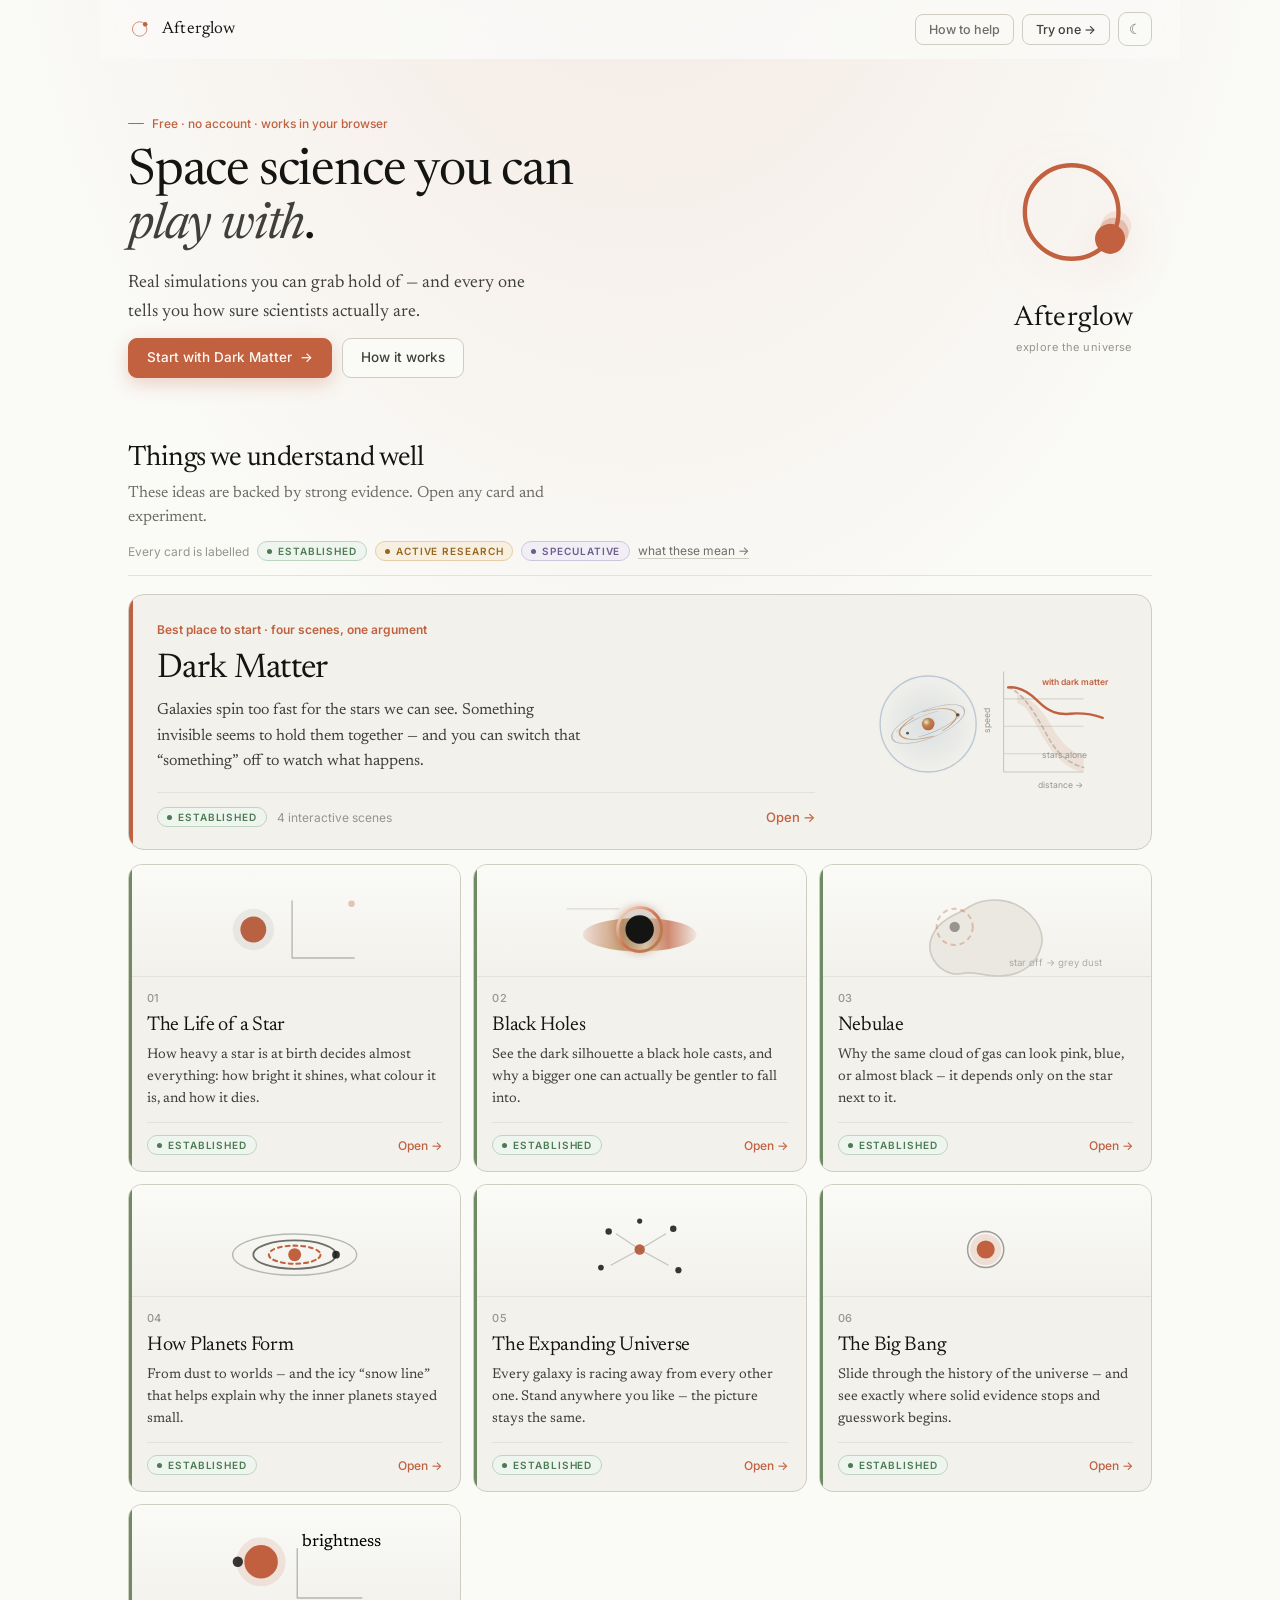
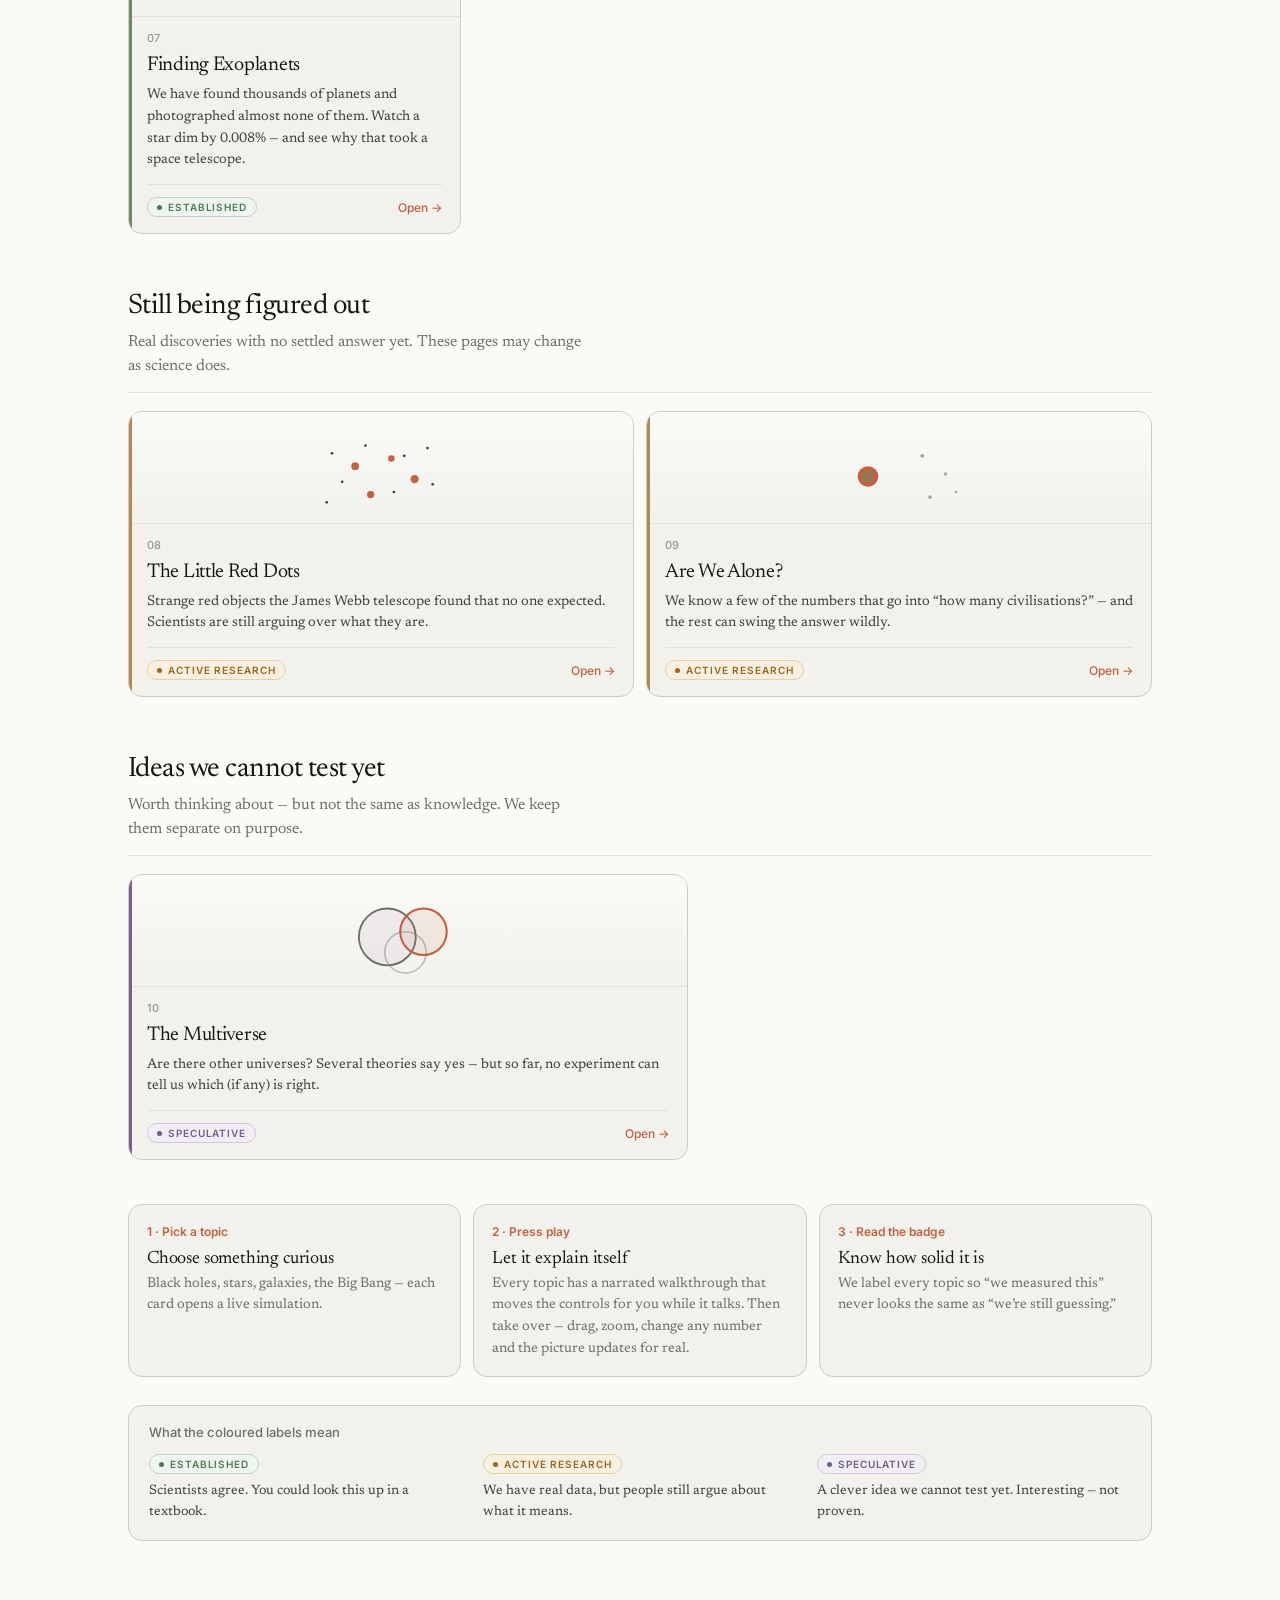
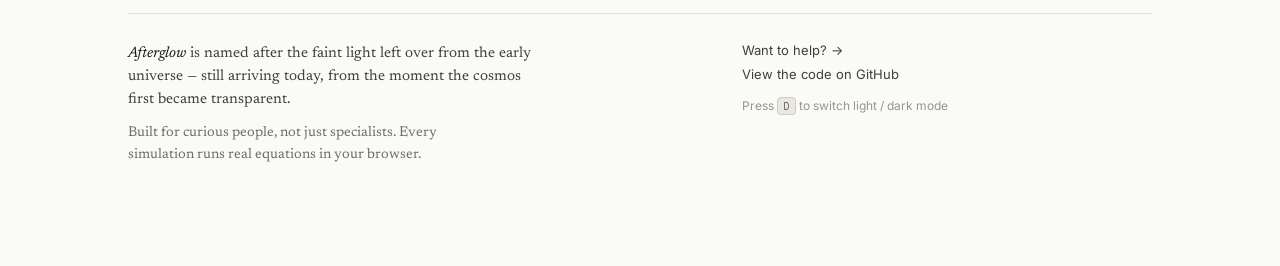
<file: index.html>
<!DOCTYPE html>
<html lang="en">
<head>
<meta charset="utf-8">
<meta name="viewport" content="width=device-width,initial-scale=1">
<title>Afterglow — explore the universe for yourself</title>
<meta name="description" content="Afterglow — explore space science with live simulations you can touch. Every topic says how sure scientists really are.">
<meta name="theme-color" content="#FAFAF7">
<link rel="icon" type="image/svg+xml" href="/site/engine/logo.svg">
<link rel="canonical" href="https://afterglow-ecru.vercel.app/">
<!--
  Share crawlers (iMessage, WhatsApp, Discord, Slack, LinkedIn…) hit this URL.
  A Vercel redirect from / → /site/ returns only a 307 with no HTML, so many
  bots never see og:* tags. This page carries the card meta; humans are sent
  straight into the app.
-->
<meta property="og:type" content="website">
<meta property="og:site_name" content="Afterglow">
<meta property="og:locale" content="en_US">
<meta property="og:url" content="https://afterglow-ecru.vercel.app/">
<meta property="og:title" content="Afterglow — explore the universe for yourself">
<meta property="og:description" content="Interactive astronomy where the equations actually run. Live simulations with honest confidence labels.">
<meta property="og:image" content="https://afterglow-ecru.vercel.app/image.jpg">
<meta property="og:image:secure_url" content="https://afterglow-ecru.vercel.app/image.jpg">
<meta property="og:image:type" content="image/jpeg">
<meta property="og:image:width" content="1200">
<meta property="og:image:height" content="630">
<meta property="og:image:alt" content="Afterglow — the universe makes more sense when it moves">
<meta name="twitter:card" content="summary_large_image">
<meta name="twitter:title" content="Afterglow — explore the universe for yourself">
<meta name="twitter:description" content="Interactive astronomy where the equations actually run. Live simulations with honest confidence labels.">
<meta name="twitter:image" content="https://afterglow-ecru.vercel.app/image.jpg">
<meta name="twitter:image:alt" content="Afterglow — the universe makes more sense when it moves">
<meta http-equiv="refresh" content="0;url=/site/">
<script>location.replace('/site/');</script>
<style>
  html,body{margin:0;min-height:100%;font-family:Georgia,serif;background:#FAFAF7;color:#141413}
  main{max-width:28rem;margin:0 auto;padding:3rem 1.25rem;text-align:center}
  a{color:#C1613F}
  p{line-height:1.55;color:#3F3F3B}
</style>
</head>
<body>
  <main>
    <p><strong>Afterglow</strong></p>
    <p>Taking you to the app…</p>
    <p><a href="/site/">Continue to Afterglow</a></p>
  </main>
</body>
</html>
</file>
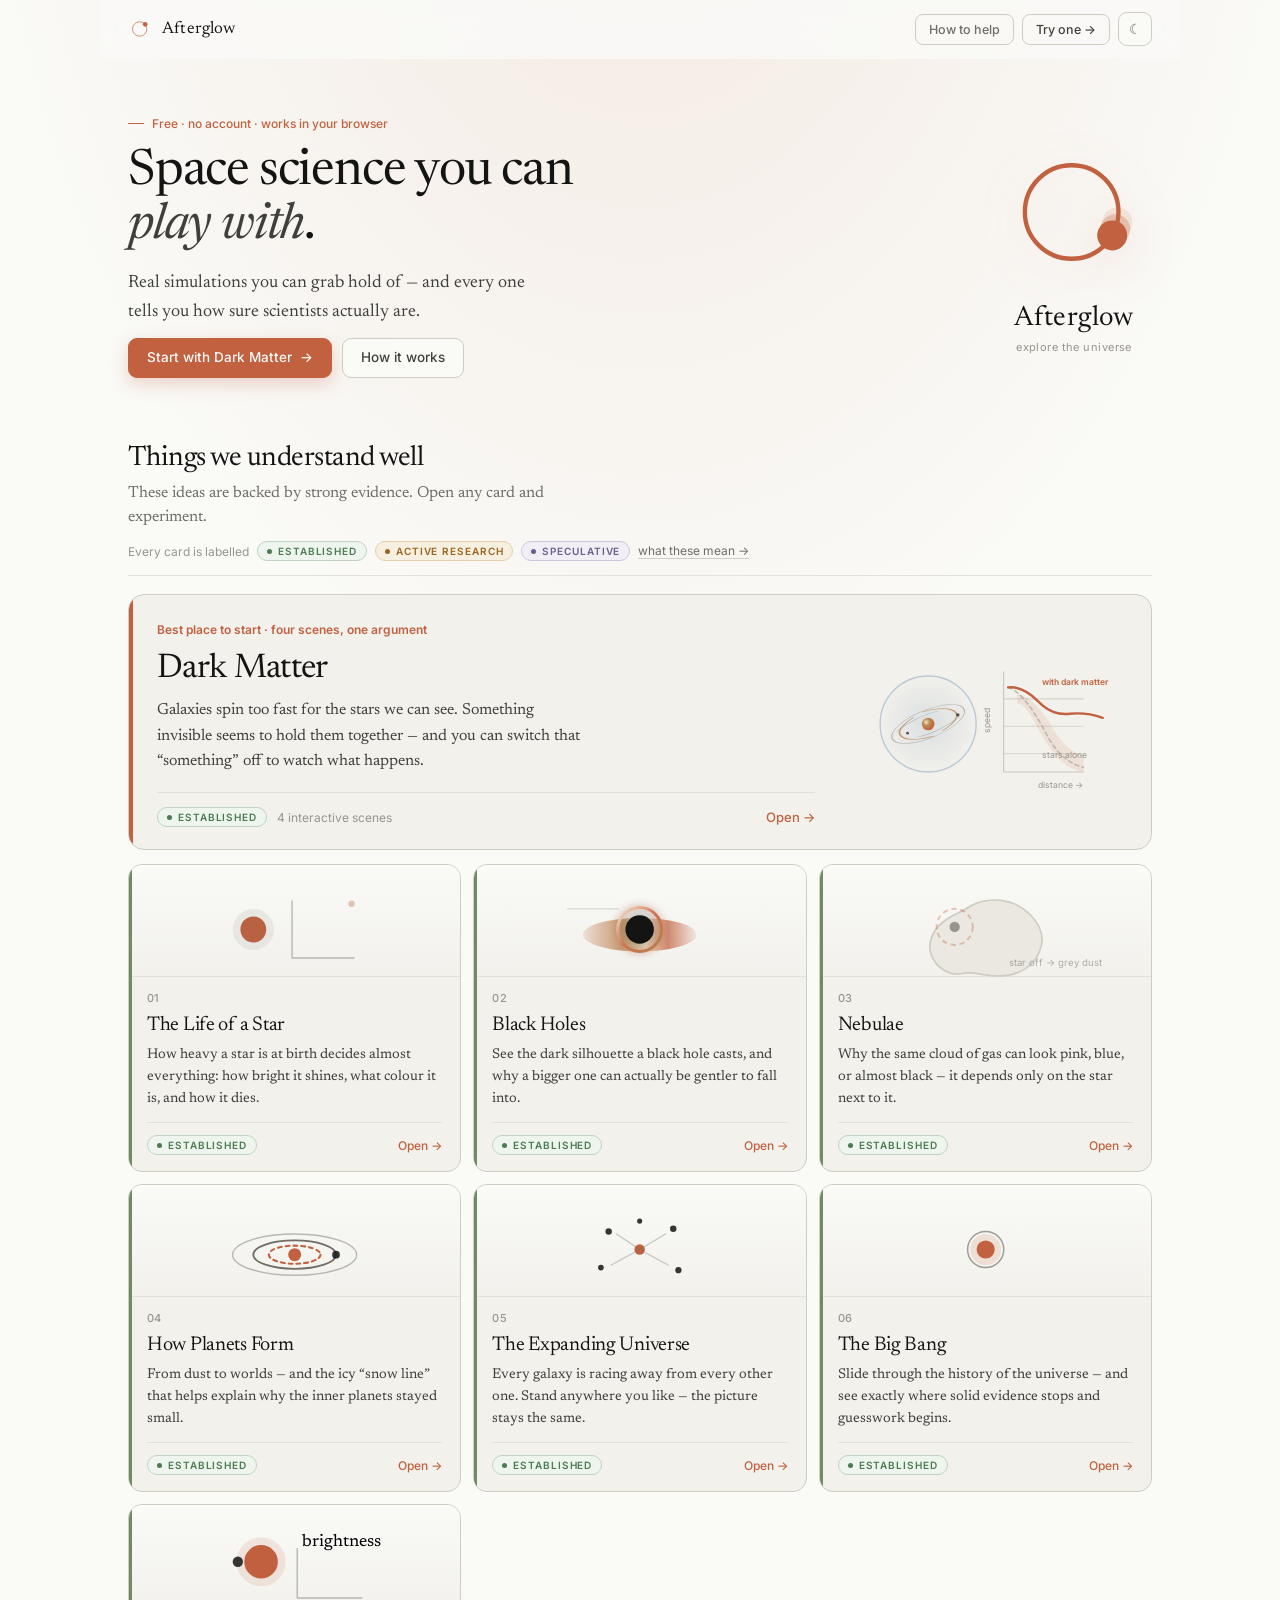
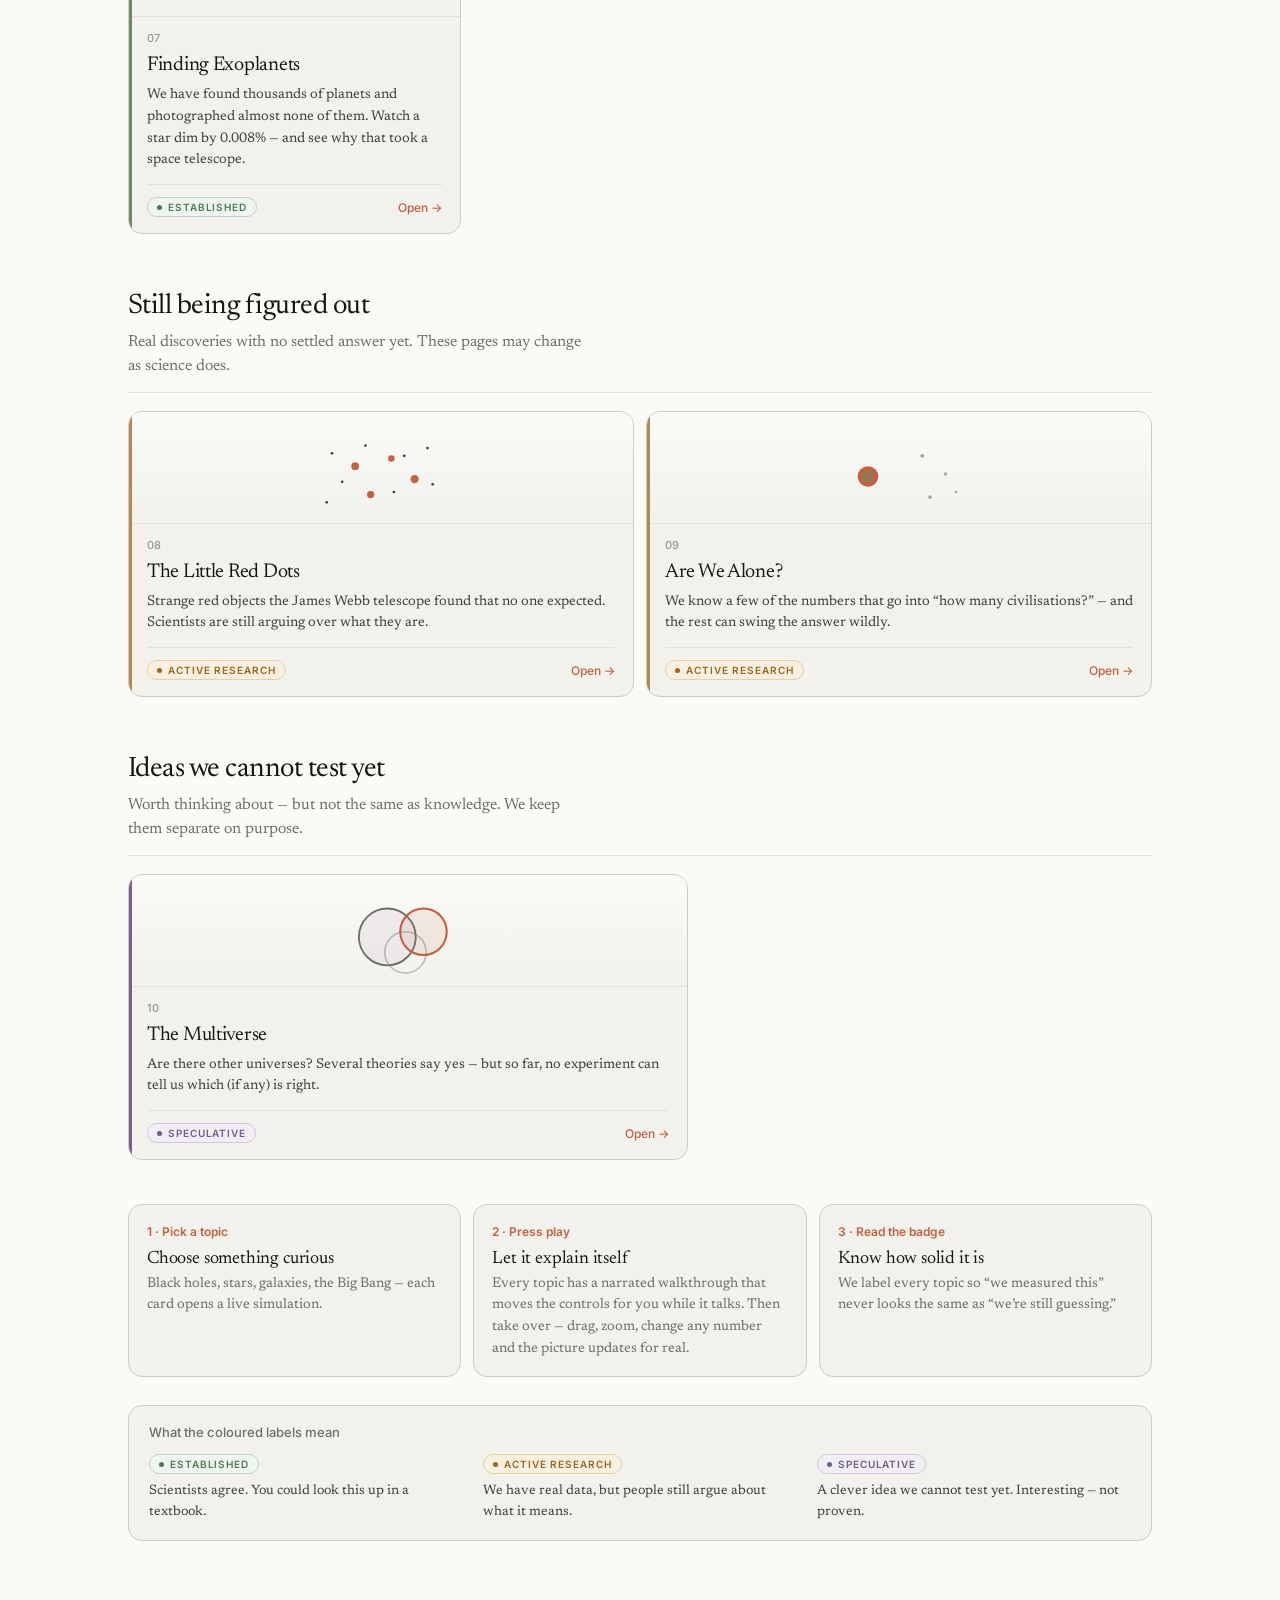
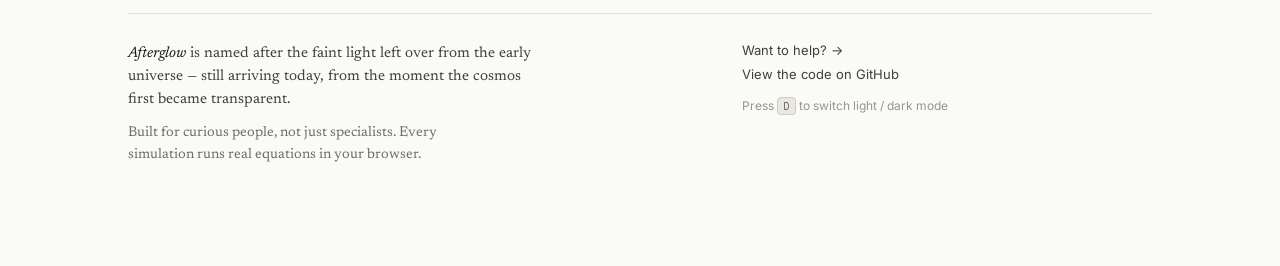
<file: site/index.html>
<!DOCTYPE html>
<html lang="en">
<head>
<meta charset="utf-8">
<meta name="viewport" content="width=device-width,initial-scale=1">
<meta name="description" content="Afterglow — explore space science with live simulations you can touch. Every topic says how sure scientists really are.">
<meta name="theme-color" content="#FAFAF7">
<title>Afterglow — explore the universe for yourself</title>
<link rel="icon" type="image/svg+xml" href="engine/logo.svg">
<!-- Share card (Open Graph / Twitter). Absolute URL so crawlers resolve the image. -->
<meta property="og:type" content="website">
<meta property="og:site_name" content="Afterglow">
<meta property="og:url" content="https://afterglow-ecru.vercel.app/">
<meta property="og:title" content="Afterglow — explore the universe for yourself">
<meta property="og:description" content="Interactive astronomy where the equations actually run. Live simulations with honest confidence labels.">
<meta property="og:image" content="https://afterglow-ecru.vercel.app/image.jpg">
<meta property="og:image:secure_url" content="https://afterglow-ecru.vercel.app/image.jpg">
<meta property="og:image:type" content="image/jpeg">
<meta property="og:image:width" content="1200">
<meta property="og:image:height" content="630">
<meta property="og:image:alt" content="Afterglow — the universe makes more sense when it moves">
<meta name="twitter:card" content="summary_large_image">
<meta name="twitter:title" content="Afterglow — explore the universe for yourself">
<meta name="twitter:description" content="Interactive astronomy where the equations actually run. Live simulations with honest confidence labels.">
<meta name="twitter:image" content="https://afterglow-ecru.vercel.app/image.jpg">
<meta name="twitter:image:alt" content="Afterglow — the universe makes more sense when it moves">
<link rel="canonical" href="https://afterglow-ecru.vercel.app/">
<link rel="preconnect" href="https://fonts.googleapis.com">
<link rel="preconnect" href="https://fonts.gstatic.com" crossorigin>
<link rel="stylesheet" href="https://fonts.googleapis.com/css2?family=Inter:wght@400;500;600&family=Newsreader:ital,opsz,wght@0,6..72,300..600&family=IBM+Plex+Mono:wght@400;500&display=swap">
<link rel="stylesheet" href="engine/style.css">
<script>
  try{
    var t=localStorage.getItem('afterglow-theme');
    if(!t) t=matchMedia('(prefers-color-scheme: dark)').matches?'dark':'light';
    if(t==='dark') document.documentElement.setAttribute('data-theme','dark');
  }catch(e){}
</script>
<style>
  html,body{height:auto;min-height:100%;min-height:100dvh}
  body{
    overflow-y:auto;overflow-x:hidden;
    background:
      radial-gradient(ellipse 90% 50% at 50% -8%, color-mix(in srgb, var(--clay) 12%, transparent), transparent 58%),
      var(--paper);
  }
  .wrap{max-width:1080px;margin:0 auto;padding:0 28px 100px}

  /* ---------- sticky chrome ---------- */
  .topbar{
    position:sticky;top:0;z-index:40;
    display:flex;align-items:center;gap:14px;
    margin:0 -28px;padding:12px 28px;
    background:color-mix(in srgb, var(--paper) 88%, transparent);
    backdrop-filter:blur(14px) saturate(1.15);
    -webkit-backdrop-filter:blur(14px) saturate(1.15);
    border-bottom:1px solid transparent;
    transition:border-color .2s var(--ease);
  }
  .topbar.scrolled{border-bottom-color:var(--line)}
  .brandmark{
    display:flex;align-items:center;gap:10px;text-decoration:none;color:var(--clay);
  }
  .brandmark svg{width:24px;height:24px;flex:none;overflow:visible}
  .brandmark .dot{transform-box:view-box;transform-origin:48.5px 50px}
  .brandmark .t1,.brandmark .t2{opacity:0;transition:opacity .25s var(--ease)}
  /* Fallback if JS never runs; .orbit-js takes over so hover never restarts mid-arc */
  .brandmark:hover .dot{animation:orbit 2.9s linear infinite}
  .brandmark:hover .t1{opacity:.34}
  .brandmark:hover .t2{opacity:.15}
  .brandmark.orbit-js .dot,.brandmark.orbit-js:hover .dot{animation:none}
  .brandmark .ring{transition:stroke-width .3s var(--ease)}
  .brandmark:hover .ring{stroke-width:3.5}
  .brandmark .wordmark{
    font-family:var(--serif);font-size:17px;letter-spacing:.01em;color:var(--ink);
    transition:letter-spacing .35s var(--ease),color .2s var(--ease);
  }
  .brandmark:hover .wordmark{letter-spacing:.035em;color:var(--clay)}
  .topbar .tools{margin-left:auto;display:flex;gap:8px;align-items:center}
  .topbar .navlink{
    font-family:var(--sans);font-size:12.5px;font-weight:500;color:var(--ink-3);
    text-decoration:none;border:1px solid var(--line-2);border-radius:8px;
    padding:7px 13px;transition:background .14s var(--ease),color .14s var(--ease),border-color .14s var(--ease);
  }
  .topbar .navlink:hover{background:var(--paper-3);color:var(--ink);border-color:var(--ink-4)}
  .topbar .navlink.pri{background:var(--clay);color:#FCFBF8;border-color:var(--clay)}
  .topbar .navlink.pri:hover{background:var(--clay-2);border-color:var(--clay-2);color:#fff}

  /* Exoplanet card: the planet crosses the star and the light curve draws with it,
     which is the whole idea of the page in one gesture. */
  .fig-exo .exo-planet{fill:var(--ink);opacity:.85;transition:transform 1.5s var(--ease)}
  .fig-exo .exo-curve{stroke-dasharray:120;stroke-dashoffset:120;transition:stroke-dashoffset 1.5s var(--ease)}
  .fig-exo .exo-star{transition:opacity .5s var(--ease)}
  a.card:hover .fig-exo .exo-planet,
  a.card.inview .fig-exo .exo-planet{transform:translateX(36px)}
  a.card:hover .fig-exo .exo-curve,
  a.card.inview .fig-exo .exo-curve{stroke-dashoffset:0}
  a.card:hover .fig-exo .exo-star,
  a.card.inview .fig-exo .exo-star{opacity:.82}

  /* Inline badge key — the badges are met before their full legend. */
  .key-inline{
    display:flex;align-items:center;gap:8px;flex-wrap:wrap;
    font-family:var(--sans);font-size:12px;color:var(--ink-4);margin:12px 0 0;
  }
  .key-inline a{color:var(--ink-3);text-decoration:none;border-bottom:1px solid var(--line-2)}
  .key-inline a:hover{color:var(--clay);border-bottom-color:var(--clay)}

  /* Header CTA is secondary: the hero owns the primary action. Two clay-filled
     buttons in one viewport pointing at different places is a coin toss. */
  .topbar .navlink.pri{background:transparent;color:var(--ink-2);border-color:var(--line-2)}
  .topbar .navlink.pri:hover{background:var(--paper-3);color:var(--clay);border-color:var(--clay)}

  /* ---------- hero ---------- */
  .hero{
    padding:52px 0 8px;
    display:grid;
    grid-template-columns:minmax(0,1fr) auto;
    gap:40px 52px;
    align-items:center;
  }
  .hero-mark{
    display:flex;flex-direction:column;align-items:center;gap:14px;
    text-decoration:none;color:var(--clay);justify-self:end;
    order:2;
  }
  .hero-mark svg{
    width:clamp(108px,16vw,156px);height:clamp(108px,16vw,156px);
    overflow:visible;display:block;
    filter:drop-shadow(0 10px 24px color-mix(in srgb, var(--clay) 20%, transparent));
    transition:filter .35s var(--ease),transform .4s var(--ease);
  }
  .hero-mark:hover svg{
    filter:drop-shadow(0 14px 32px color-mix(in srgb, var(--clay) 30%, transparent));
    transform:scale(1.03);
  }
  .hero-mark .dot{transform-box:view-box;transform-origin:48.5px 50px}
  .hero-mark .t1,.hero-mark .t2{transition:opacity .3s var(--ease)}
  /* CSS fallback orbit (fixed speed). Hover used to change animation-duration,
     which restarts the keyframes and makes the orb jump. JS (.orbit-js) owns
     the angle and only changes angular speed on hover. */
  .hero-mark .dot{animation:orbit 7.5s linear infinite}
  .hero-mark .t1{opacity:.28}
  .hero-mark .t2{opacity:.12}
  .hero-mark.orbit-js .dot{animation:none}
  .hero-mark .ring{animation:breathe 7.5s ease-in-out infinite}
  .hero-mark:hover .t1{opacity:.4}
  .hero-mark:hover .t2{opacity:.18}
  @keyframes orbit{from{transform:rotate(0deg)}to{transform:rotate(360deg)}}
  @keyframes breathe{0%,100%{stroke-width:2.8}50%{stroke-width:3.9}}
  .hero-mark .name{
    font-family:var(--serif);font-size:clamp(22px,2.5vw,28px);letter-spacing:.02em;
    color:var(--ink);transition:letter-spacing .35s var(--ease),color .2s var(--ease);
  }
  .hero-mark:hover .name{letter-spacing:.05em;color:var(--clay)}
  .hero-mark .name-sub{
    font-family:var(--sans);font-size:11px;letter-spacing:.04em;
    color:var(--ink-4);margin-top:-6px;
  }

  .hero-copy{min-width:0;order:1}
  .eyebrow{
    display:inline-flex;align-items:center;gap:8px;
    font-family:var(--sans);font-size:12px;font-weight:500;
    color:var(--clay);margin:0 0 14px;
  }
  .eyebrow::before{content:'';width:16px;height:1.5px;background:var(--clay);border-radius:2px}
  .hero h1{
    font-family:var(--serif);font-size:clamp(32px,4.6vw,50px);font-weight:400;
    letter-spacing:-.024em;line-height:1.08;margin:0 0 16px;color:var(--ink);
    max-width:16ch;
  }
  .hero h1 em{font-style:italic;font-weight:400;color:var(--ink-2)}
  .hero .lede{
    font-family:var(--serif);font-size:clamp(16px,1.55vw,18px);line-height:1.6;
    color:var(--ink-2);max-width:40ch;margin:0 0 12px;
  }
  .hero .lede-sub{
    font-family:var(--serif);font-size:15px;line-height:1.55;color:var(--ink-3);
    max-width:42ch;margin:0 0 26px;
  }
  .hero-actions{display:flex;flex-wrap:wrap;gap:10px;align-items:center}
  .btn-cta{
    display:inline-flex;align-items:center;gap:8px;
    font-family:var(--sans);font-size:13.5px;font-weight:500;line-height:1;
    text-decoration:none;border-radius:9px;padding:12px 18px;
    transition:transform .18s var(--ease),box-shadow .18s var(--ease),
                background .14s var(--ease),border-color .14s var(--ease),color .14s var(--ease);
  }
  .btn-cta.primary{
    background:var(--clay);color:#FCFBF8;border:1px solid var(--clay);
    box-shadow:0 6px 18px color-mix(in srgb, var(--clay) 26%, transparent);
  }
  .btn-cta.primary:hover{
    background:var(--clay-2);border-color:var(--clay-2);color:#fff;
    transform:translateY(-2px);
    box-shadow:0 12px 26px color-mix(in srgb, var(--clay) 34%, transparent);
  }
  .btn-cta.ghost{background:var(--paper);color:var(--ink-2);border:1px solid var(--line-2)}
  .btn-cta.ghost:hover{background:var(--paper-3);color:var(--ink);border-color:var(--ink-4);transform:translateY(-2px)}
  .btn-cta:active{transform:translateY(0) scale(.98)}
  .btn-cta .arr{display:inline-block;transition:transform .18s var(--ease)}
  .btn-cta:hover .arr{transform:translateX(3px)}

  /* How to use */
  .howto{
    margin-top:44px;
    display:grid;grid-template-columns:repeat(3,1fr);gap:12px;
  }
  .howto article{
    background:var(--paper-2);border:1px solid var(--line-2);border-radius:14px;
    padding:18px 18px 16px;
    transition:border-color .2s var(--ease),transform .22s var(--ease),box-shadow .22s var(--ease);
  }
  .howto article:hover{
    border-color:var(--ink-4);transform:translateY(-2px);
    box-shadow:0 10px 24px rgba(0,0,0,.05);
  }
  .howto .step{
    font-family:var(--sans);font-size:12px;font-weight:600;color:var(--clay);
    margin:0 0 8px;
  }
  .howto h2{
    font-family:var(--serif);font-size:18px;font-weight:400;margin:0 0 6px;letter-spacing:-.01em;
  }
  .howto p{
    font-family:var(--serif);font-size:14px;line-height:1.55;color:var(--ink-3);margin:0;
  }

  /* Badge key */
  .badge-key{
    margin-top:28px;padding:18px 20px;
    background:var(--paper-2);border:1px solid var(--line-2);border-radius:14px;
  }
  .badge-key > p{
    font-family:var(--sans);font-size:13px;font-weight:500;color:var(--ink-3);
    margin:0 0 14px;
  }
  .badge-key ul{
    display:grid;grid-template-columns:repeat(3,1fr);gap:16px 20px;
    margin:0;padding:0;list-style:none;
  }
  .badge-key li{display:flex;flex-direction:column;gap:7px;align-items:flex-start}
  .badge-key li p{
    font-family:var(--serif);font-size:13.5px;line-height:1.5;color:var(--ink-2);margin:0;
  }

  /* Sections */
  .section{margin-top:56px}
  .section-head{
    margin:0 0 18px;padding-bottom:14px;border-bottom:1px solid var(--line);
  }
  h2.sec-title{
    font-family:var(--serif);font-size:clamp(22px,2.4vw,28px);font-weight:400;
    letter-spacing:-.018em;color:var(--ink);margin:0 0 6px;line-height:1.2;
  }
  .sec-lede{
    font-family:var(--serif);font-size:16px;color:var(--ink-3);margin:0;max-width:52ch;line-height:1.5;
  }

  /* ── Cards & featured: refined SVG diagrams (paper palette, not dark vignettes) ── */
  .grid{
    display:grid;gap:12px;
    grid-template-columns:repeat(3,1fr);
    margin-top:14px;
  }
  .grid.cols-2{grid-template-columns:repeat(2,1fr)}
  .grid.cols-1{grid-template-columns:1fr;max-width:560px}

  .featured{
    display:grid;grid-template-columns:1fr minmax(200px,280px);gap:8px 28px;
    align-items:center;
    border:1px solid var(--line-2);border-radius:16px;
    background:var(--paper-2);text-decoration:none;color:inherit;
    padding:26px 28px 22px;
    position:relative;overflow:hidden;
    transition:border-color .25s var(--ease),transform .28s cubic-bezier(.2,.8,.2,1),
                box-shadow .28s cubic-bezier(.2,.8,.2,1),background .25s var(--ease);
  }
  .featured::before{
    content:'';position:absolute;left:0;top:0;bottom:0;width:4px;background:var(--clay);
    transition:width .22s var(--ease);
  }
  a.featured:hover,
  a.featured.inview{
    border-color:color-mix(in srgb, var(--clay) 40%, var(--line-2));
    background:var(--paper-3);
    transform:translateY(-3px);
    box-shadow:0 16px 40px rgba(0,0,0,.08);
  }
  a.featured:hover::before,
  a.featured.inview::before{width:5px}
  .featured-copy{min-width:0}
  .featured .kicker{
    font-family:var(--sans);font-size:12px;font-weight:600;color:var(--clay);
    margin:0 0 10px;
  }
  .featured h3{
    font-family:var(--serif);font-size:clamp(26px,3vw,34px);font-weight:400;
    letter-spacing:-.02em;margin:0 0 10px;line-height:1.12;
  }
  .featured p{
    font-family:var(--serif);font-size:16px;line-height:1.58;color:var(--ink-2);
    margin:0;max-width:48ch;
  }
  .featured .foot{
    display:flex;align-items:center;gap:10px;flex-wrap:wrap;
    margin-top:18px;padding-top:14px;border-top:1px solid var(--line);
    font-family:var(--sans);font-size:12px;color:var(--ink-4);
  }
  .featured .go{
    margin-left:auto;color:var(--clay);font-weight:500;font-size:13px;
    transition:transform .2s var(--ease),color .15s var(--ease);
  }
  a.featured:hover .go,
  a.featured.inview .go{color:var(--clay-2);transform:translateX(4px)}

  .card{
    display:flex;flex-direction:column;gap:0;
    padding:0;
    border:1px solid var(--line-2);border-radius:14px;
    background:var(--paper-2);text-decoration:none;color:inherit;
    position:relative;overflow:hidden;
    transition:border-color .25s var(--ease),background .25s var(--ease),
                transform .28s cubic-bezier(.2,.8,.2,1),box-shadow .28s cubic-bezier(.2,.8,.2,1);
  }
  .card::before{
    content:'';position:absolute;left:0;top:0;bottom:0;width:3px;z-index:2;
    background:var(--card-accent, var(--line-2));
    transition:width .2s var(--ease);
  }
  .card[data-tier="established"]{--card-accent:var(--sage)}
  .card[data-tier="active"]{--card-accent:var(--kraft)}
  .card[data-tier="speculative"]{--card-accent:var(--plum)}
  a.card:hover,
  a.card.inview{
    border-color:color-mix(in srgb, var(--card-accent) 35%, var(--line-2));
    background:var(--paper-3);
    transform:translateY(-3px);
    box-shadow:0 14px 32px rgba(0,0,0,.07);
  }
  a.card:hover::before,
  a.card.inview::before{width:4px}
  a.card:active{transform:translateY(-1px) scale(.995)}

  .card-body{display:flex;flex-direction:column;gap:8px;padding:14px 18px 16px;flex:1}
  .card .num{
    font-family:var(--sans);font-size:11px;font-weight:500;color:var(--ink-4);
    letter-spacing:.04em;
  }
  .card h3{
    font-family:var(--serif);font-size:20px;font-weight:400;margin:0;
    letter-spacing:-.014em;line-height:1.2;
  }
  .card p{
    font-family:var(--serif);font-size:14px;line-height:1.55;color:var(--ink-2);
    margin:0;flex:1;
  }
  .card .foot{
    display:flex;align-items:center;gap:8px;flex-wrap:wrap;
    margin-top:4px;padding-top:12px;border-top:1px solid var(--line);
    font-family:var(--sans);font-size:11px;color:var(--ink-4);
  }
  .go{
    margin-left:auto;color:var(--clay);font-weight:500;font-size:12px;
    transition:transform .2s var(--ease),color .15s var(--ease);
  }
  a.card:hover .go,a.featured:hover .go,
  a.card.inview .go,
  a.featured.inview .go{color:var(--clay-2);transform:translateX(4px)}

  /* Diagram stage */
  .fig{
    display:flex;align-items:center;justify-content:center;
    padding:16px 16px 4px;
    color:var(--ink-3);
  }
  .card .fig{
    height:112px;padding:18px 16px 0;
    border-bottom:1px solid var(--line);
    background:linear-gradient(180deg, var(--paper) 0%, var(--paper-2) 100%);
    transition:background .25s var(--ease);
  }
  a.card:hover .fig,
  a.card.inview .fig{background:linear-gradient(180deg, var(--paper) 0%, var(--paper-3) 100%)}
  .featured .fig{padding:8px 0;color:var(--ink-3)}
  .fig svg{width:100%;height:100%;max-height:100px;overflow:visible}
  .featured .fig svg{max-height:160px}
  .fig .stroke{fill:none;stroke:currentColor;stroke-width:1.4;stroke-linecap:round;stroke-linejoin:round}
  .fig .stroke-soft{fill:none;stroke:currentColor;stroke-width:1.1;opacity:.45;stroke-linecap:round}
  .fig .fill-soft{fill:currentColor;opacity:.1}
  .fig .accent{stroke:var(--clay);fill:none;stroke-width:1.6;stroke-linecap:round}
  .fig .accent-fill{fill:var(--clay)}
  .fig .ink{fill:var(--ink);opacity:.85}

  /* Idle = quiet; hover = motion (per topic) */
  .fig .spin{transform-origin:center;transform-box:fill-box;animation:fig-spin 18s linear infinite paused}
  a.card:hover .fig .spin,a.featured:hover .fig .spin,
  a.card.inview .fig .spin,
  a.featured.inview .fig .spin{animation-play-state:running}
  .fig .spin-fast{animation-duration:7s}
  @keyframes fig-spin{to{transform:rotate(360deg)}}

  .fig .pulse{transform-origin:center;transform-box:fill-box;transition:transform .45s var(--ease),opacity .45s var(--ease)}
  a.card:hover .fig .pulse,a.featured:hover .fig .pulse,
  a.card.inview .fig .pulse,
  a.featured.inview .fig .pulse{animation:fig-pulse 1.6s ease-in-out infinite}
  @keyframes fig-pulse{0%,100%{transform:scale(1);opacity:1}50%{transform:scale(1.08);opacity:.85}}

  .fig .draw{
    stroke-dasharray:120;stroke-dashoffset:120;
    transition:stroke-dashoffset .7s cubic-bezier(.2,.8,.2,1);
  }
  a.card:hover .fig .draw,a.featured:hover .fig .draw,
  a.card.inview .fig .draw,
  a.featured.inview .fig .draw{stroke-dashoffset:0}

  .fig .fade{opacity:.35;transition:opacity .35s var(--ease)}
  a.card:hover .fig .fade,a.featured:hover .fig .fade,
  a.card.inview .fig .fade,
  a.featured.inview .fig .fade{opacity:1}

  .fig .orbit-dot{transform-origin:60px 40px;animation:fig-orbit 8s linear infinite paused}
  a.card:hover .fig .orbit-dot,
  a.card.inview .fig .orbit-dot{animation-play-state:running}
  @keyframes fig-orbit{to{transform:rotate(360deg)}}

  .fig .out{transition:transform .55s cubic-bezier(.2,.8,.2,1)}
  a.card:hover .fig .g1,
  a.card.inview .fig .g1{transform:translate(-6px,-5px)}
  a.card:hover .fig .g2,
  a.card.inview .fig .g2{transform:translate(7px,-4px)}
  a.card:hover .fig .g3,
  a.card.inview .fig .g3{transform:translate(-7px,5px)}
  a.card:hover .fig .g4,
  a.card.inview .fig .g4{transform:translate(6px,6px)}
  a.card:hover .fig .g5,
  a.card.inview .fig .g5{transform:translate(0,-7px)}

  .fig .wave{opacity:0;transform-origin:center;transform-box:fill-box}
  a.card:hover .fig .wave,
  a.card.inview .fig .wave{animation:fig-wave 1.8s ease-out infinite}
  a.card:hover .fig .wave.w2,
  a.card.inview .fig .wave.w2{animation-delay:.35s}
  a.card:hover .fig .wave.w3,
  a.card.inview .fig .wave.w3{animation-delay:.7s}
  @keyframes fig-wave{
    0%{opacity:.55;transform:scale(.35)}
    100%{opacity:0;transform:scale(1.65)}
  }

  .fig .bang-ring{transform-origin:center;transform-box:fill-box;opacity:.4;transition:transform .55s var(--ease),opacity .4s var(--ease)}
  a.card:hover .fig .bang-ring,
  a.card.inview .fig .bang-ring{transform:scale(1.55);opacity:.75}
  a.card:hover .fig .bang-ring.r2,
  a.card.inview .fig .bang-ring.r2{transform:scale(2.1);transition-delay:.06s}
  a.card:hover .fig .bang-core,
  a.card.inview .fig .bang-core{transform:scale(1.15)}
  .fig .bang-core{transform-origin:center;transform-box:fill-box;transition:transform .45s var(--ease)}

  .fig .red-dot{transform-origin:center;transform-box:fill-box;transition:transform .35s var(--ease)}
  a.card:hover .fig .red-dot,
  a.card.inview .fig .red-dot{animation:fig-twinkle 1.4s ease-in-out infinite}
  a.card:hover .fig .red-dot:nth-child(2),
  a.card.inview .fig .red-dot:nth-child(2){animation-delay:.15s}
  a.card:hover .fig .red-dot:nth-child(3),
  a.card.inview .fig .red-dot:nth-child(3){animation-delay:.3s}
  a.card:hover .fig .red-dot:nth-child(4),
  a.card.inview .fig .red-dot:nth-child(4){animation-delay:.45s}
  @keyframes fig-twinkle{0%,100%{transform:scale(1)}50%{transform:scale(1.45)}}

  .fig .bubble{transform-origin:center;transform-box:fill-box;transition:transform .5s cubic-bezier(.2,.8,.2,1),opacity .35s var(--ease)}
  a.card:hover .fig .b1,
  a.card.inview .fig .b1{transform:translate(-3px,-2px) scale(1.04)}
  a.card:hover .fig .b2,
  a.card.inview .fig .b2{transform:translate(4px,-1px) scale(1.06)}
  a.card:hover .fig .b3,
  a.card.inview .fig .b3{transform:translate(1px,3px) scale(1.05)}

  /* ── Dark Matter: spiral + halo + rotation curve ── */
  .fig-dm{color:var(--ink-3)}
  .fig-dm .halo{
    fill:url(#dmHalo);opacity:.55;
    transform-origin:52px 70px;
    transition:opacity .45s var(--ease),transform .55s cubic-bezier(.2,.8,.2,1);
  }
  a.featured:hover .fig-dm .halo,
  a.featured.inview .fig-dm .halo{opacity:.9;transform:scale(1.08)}
  .fig-dm .halo-edge{
    fill:none;stroke:var(--blue);stroke-width:1.2;opacity:.35;
    transition:opacity .4s var(--ease),stroke-width .4s var(--ease);
  }
  a.featured:hover .fig-dm .halo-edge,
  a.featured.inview .fig-dm .halo-edge{opacity:.75;stroke-width:1.6}
  /* Outer group is centered at the bulge; CSS only rotates this group */
  .fig-dm .disk-spin{
    transform-origin:52px 70px;
    animation:fig-spin 28s linear infinite;
  }
  a.featured:hover .fig-dm .disk-spin,
  a.featured.inview .fig-dm .disk-spin{animation-duration:10s}
  .fig-dm .arm{
    fill:none;stroke:var(--kraft);stroke-width:1.6;stroke-linecap:round;opacity:.75;
  }
  .fig-dm .arm.soft{stroke:var(--ink-3);stroke-width:1.2;opacity:.4}
  .fig-dm .bulge{fill:url(#dmBulge)}
  .fig-dm .star{fill:var(--ink);opacity:.7}
  .fig-dm .orbit-star{
    transform-origin:52px 70px;
    animation:fig-spin 14s linear infinite;
  }
  a.featured:hover .fig-dm .orbit-star,
  a.featured.inview .fig-dm .orbit-star{animation-duration:5.5s}
  .fig-dm .axis{stroke:var(--ink-4);stroke-width:1;opacity:.45;fill:none}
  .fig-dm .gridline{stroke:var(--line-2);stroke-width:1;opacity:.8;fill:none}
  .fig-dm .kepler{
    fill:none;stroke:var(--ink-4);stroke-width:1.4;stroke-dasharray:3.5 3;
    stroke-linecap:round;opacity:.55;
  }
  .fig-dm .observed{
    fill:none;stroke:var(--clay);stroke-width:2.1;stroke-linecap:round;
    stroke-dasharray:90;stroke-dashoffset:90;
    transition:stroke-dashoffset .9s cubic-bezier(.2,.8,.2,1);
  }
  a.featured:hover .fig-dm .observed,
  .featured.is-inview .fig-dm .observed,
  a.featured.inview .fig-dm .observed{stroke-dashoffset:0}
  .fig-dm .gap{
    fill:color-mix(in srgb, var(--clay) 12%, transparent);
    opacity:0;transition:opacity .5s .2s var(--ease);
  }
  a.featured:hover .fig-dm .gap,.featured.is-inview .fig-dm .gap,
  a.featured.inview .fig-dm .gap{opacity:1}
  .fig-dm .lab{
    font-family:var(--sans);font-size:7.5px;fill:var(--ink-4);
  }
  .fig-dm .lab-clay{fill:var(--clay);font-weight:600}

  /* ── Black hole: shadow, photon ring, warped disk, bent ray ── */
  .fig-bh .disk-back{
    fill:url(#bhDisk);opacity:.9;
    transform-origin:60px 38px;transform-box:fill-box;
    animation:fig-spin 16s linear infinite paused;
  }
  a.card:hover .fig-bh .disk-back,
  a.card.inview .fig-bh .disk-back{animation-play-state:running}
  .fig-bh .disk-front{
    fill:url(#bhDiskHot);opacity:.95;
    transform-origin:60px 38px;transform-box:fill-box;
    animation:fig-spin 16s linear infinite paused;
  }
  a.card:hover .fig-bh .disk-front,
  a.card.inview .fig-bh .disk-front{animation-play-state:running;animation-duration:7s}
  .fig-bh .photon{
    fill:none;stroke:url(#bhRing);stroke-width:2.4;
    filter:drop-shadow(0 0 3px color-mix(in srgb, var(--clay) 50%, transparent));
    transform-origin:60px 36px;transform-box:fill-box;
    transition:transform .4s var(--ease),stroke-width .4s var(--ease);
  }
  a.card:hover .fig-bh .photon,
  a.card.inview .fig-bh .photon{
    transform:scale(1.05);
    stroke-width:2.8;
    animation:bh-glow 1.8s ease-in-out infinite;
  }
  @keyframes bh-glow{
    0%,100%{opacity:1}50%{opacity:.72}
  }
  .fig-bh .shadow{
    fill:var(--ink);
    filter:drop-shadow(0 0 6px rgba(0,0,0,.35));
  }
  .fig-bh .ray{
    fill:none;stroke:var(--kraft);stroke-width:1.3;stroke-linecap:round;
    opacity:0;stroke-dasharray:60;stroke-dashoffset:60;
    transition:opacity .25s var(--ease),stroke-dashoffset .7s cubic-bezier(.2,.8,.2,1);
  }
  a.card:hover .fig-bh .ray,
  a.card.inview .fig-bh .ray{opacity:.85;stroke-dashoffset:0}
  .fig-bh .ray-dim{
    fill:none;stroke:var(--ink-4);stroke-width:1;stroke-linecap:round;opacity:.3;
  }

  /* ── Nebula: one cloud, star turns on, ionization front grows ── */
  .fig-neb .cloud-cold{
    fill:var(--paper-3);stroke:var(--line-2);stroke-width:1.3;
    transition:opacity .45s var(--ease);
  }
  .fig-neb .cloud-hot{
    fill:url(#nebWash);stroke:color-mix(in srgb, var(--clay) 40%, var(--line-2));stroke-width:1.3;
    opacity:0;transition:opacity .5s var(--ease);
  }
  a.card:hover .fig-neb .cloud-cold,
  a.card.inview .fig-neb .cloud-cold{opacity:.25}
  a.card:hover .fig-neb .cloud-hot,
  a.card.inview .fig-neb .cloud-hot{opacity:1}

  .fig-neb .front{
    fill:none;stroke:var(--clay);stroke-width:1.5;stroke-dasharray:4 3;
    opacity:.35;
    transform-origin:36px 34px;
    transition:transform .55s cubic-bezier(.2,.8,.2,1),opacity .4s var(--ease),stroke-dasharray .4s var(--ease);
  }
  a.card:hover .fig-neb .front,
  a.card.inview .fig-neb .front{
    transform:scale(1.55);opacity:.85;stroke-dasharray:0;
  }

  .fig-neb .front-fill{
    fill:url(#nebSphereSoft);opacity:0;
    transform-origin:36px 34px;
    transition:transform .55s cubic-bezier(.2,.8,.2,1),opacity .45s var(--ease);
  }
  a.card:hover .fig-neb .front-fill,
  a.card.inview .fig-neb .front-fill{opacity:1;transform:scale(1.55)}

  .fig-neb .star{
    fill:var(--ink-4);
    transform-origin:36px 34px;transform-box:fill-box;
    transition:fill .35s var(--ease),transform .4s var(--ease);
  }
  a.card:hover .fig-neb .star,
  a.card.inview .fig-neb .star{
    fill:var(--clay);
    transform:scale(1.25);
    filter:drop-shadow(0 0 4px color-mix(in srgb, var(--clay) 45%, transparent));
  }

  .fig-neb .ray{
    stroke:var(--clay);stroke-width:1.1;stroke-linecap:round;
    opacity:0;transition:opacity .35s var(--ease);
  }
  a.card:hover .fig-neb .ray,
  a.card.inview .fig-neb .ray{opacity:.4}

  .fig-neb .note{
    font-family:var(--sans);font-size:7.5px;fill:var(--ink-4);
    opacity:.75;transition:opacity .3s var(--ease);
  }
  a.card:hover .fig-neb .note,
  a.card.inview .fig-neb .note{opacity:0}
  .fig-neb .note-hi{
    font-family:var(--sans);font-size:7.5px;fill:var(--clay);
    opacity:0;transition:opacity .35s .08s var(--ease);
  }
  a.card:hover .fig-neb .note-hi,
  a.card.inview .fig-neb .note-hi{opacity:1}

  /* Footer */
  footer.site-foot{
    margin-top:72px;padding-top:28px;border-top:1px solid var(--line);
    display:grid;grid-template-columns:1.4fr 1fr;gap:28px 40px;
  }
  .foot-brand{
    font-family:var(--serif);font-size:15px;line-height:1.55;color:var(--ink-2);
    margin:0 0 10px;max-width:46ch;
  }
  .foot-brand em{color:var(--ink);font-style:italic}
  .foot-meta{
    font-family:var(--serif);font-size:14px;color:var(--ink-3);line-height:1.6;
    margin:0;max-width:46ch;
  }
  .foot-links{
    display:flex;flex-direction:column;gap:8px;align-items:flex-start;
    font-family:var(--sans);font-size:13px;
  }
  .foot-links a{
    color:var(--ink-2);text-decoration:none;
    transition:color .14s var(--ease),transform .18s var(--ease);
  }
  .foot-links a:hover{color:var(--clay);transform:translateX(2px)}
  .foot-links .hint{margin-top:8px;font-size:12px;color:var(--ink-4)}
  .foot-links code{
    font-family:var(--mono);font-size:10.5px;background:var(--paper-3);
    border:1px solid var(--line-2);border-radius:4px;padding:1px 5px;color:var(--ink-3);
  }

  @media (prefers-reduced-motion: reduce){
    .brandmark:hover .dot,
    .hero-mark .dot,.hero-mark .ring,
    .fig .spin,.fig .orbit-dot,.fig .wave,.fig .pulse,.fig .red-dot,
    .fig-dm .disk-spin,.fig-dm .orbit-star,.fig-bh .disk-back,.fig-bh .disk-front,.fig-bh .photon{animation:none!important}
    .brandmark:hover .t1,.brandmark:hover .t2,
    .hero-mark .t1,.hero-mark .t2{opacity:0}
    .brandmark .dot,.hero-mark .dot{transform:none!important}
    .fig .draw,.fig-dm .observed,.fig-bh .ray{stroke-dashoffset:0}
    .fig-dm .gap{opacity:1}
    a.featured,a.card,.howto article,.fig .out,.fig .bubble,.fig .bang-ring,
    .fig-dm .halo,.fig-neb .front,.fig-neb .front-fill,.fig-neb .star,
    .fig-neb .cloud-cold,.fig-neb .cloud-hot{transition-duration:.01ms}
  }

  @media (max-width:900px){
    .hero{
      grid-template-columns:1fr;gap:28px;padding-top:32px;
      text-align:center;justify-items:center;
    }
    .hero-mark,.hero-copy{order:unset;justify-self:center}
    .hero-mark{order:-1}
    .hero-copy{display:flex;flex-direction:column;align-items:center}
    /* On a tablet the lockup is a hero illustration; on a phone it is the
       header's own wordmark repeated 170px lower, and it pushes the headline
       and the first topic card down by exactly that much. The header already
       says Afterglow — the hero does not need to say it again. */
    @media (max-width:640px){
      .hero-mark{display:none}
      .hero{padding-top:20px;gap:0;padding-bottom:0}
      #topics{margin-top:26px}
      .key-inline{gap:6px;font-size:11.5px}
      /* The hero already carries the primary action on a phone. */
      .topbar .navlink.pri{display:none}
    }
    .hero h1{max-width:18ch}
    .hero .lede,.hero .lede-sub{max-width:42ch}
    .hero-actions{justify-content:center}
    .eyebrow{justify-content:center}
    .eyebrow::before{display:none}
    .howto{grid-template-columns:1fr}
    .badge-key ul{grid-template-columns:1fr}
    .featured{grid-template-columns:1fr;padding:22px 20px 18px}
    .featured .fig{order:-1;max-width:280px;margin:0 auto}
    .grid{grid-template-columns:repeat(2,1fr)}
  }
  @media (max-width:640px){
    .wrap{padding:0 16px 80px}
    .topbar{margin:0 -16px;padding:12px 16px}
    .topbar .navlink.pri span{display:none}
    .hero{padding-top:24px}
    .hero h1{font-size:clamp(28px,8vw,36px)}
    .section{margin-top:42px}
    .grid,.grid.cols-2,.grid.cols-1{grid-template-columns:1fr;max-width:none}
    .card-body{padding:14px 16px 14px}
    footer.site-foot{grid-template-columns:1fr;margin-top:52px;gap:22px}
  }
  @media (max-width:400px){
    .wrap{padding:0 12px 64px}
    .topbar{margin:0 -12px;padding:10px 12px}
    .btn-cta{width:100%;justify-content:center}
    .hero-actions{flex-direction:column;align-items:stretch;width:100%}
  }
</style>
</head>
<body>
<a class="skip" href="#topics">Skip to topics</a>

<div class="wrap">
  <header class="topbar" id="topbar">
    <a class="brandmark" href="index.html" aria-label="Afterglow — home">
      <svg viewBox="0 0 100 100" aria-hidden="true">
        <circle class="ring" cx="48.5" cy="50" r="30" fill="none" stroke="currentColor" stroke-width="2.8"/>
        <circle class="dot t2"   cx="71.5" cy="30.7" r="9.6" fill="currentColor"/>
        <circle class="dot t1"   cx="71.5" cy="30.7" r="9.6" fill="currentColor"/>
        <circle class="dot lead" cx="71.5" cy="30.7" r="9.6" fill="currentColor"/>
      </svg>
      <span class="wordmark">Afterglow</span>
    </a>
    <div class="tools" id="tools">
      <a class="navlink" href="contribute.html">How to help</a>
      <a class="navlink pri" href="../dark-matter-visualizations.html">Try one <span>→</span></a>
    </div>
  </header>

  <section class="hero" aria-labelledby="hero-title">
    <div class="hero-copy">
      <p class="eyebrow">Free · no account · works in your browser</p>
      <h1 id="hero-title">Space science you can <em>play with</em>.</h1>
      <p class="lede">
        Real simulations you can grab hold of — and every one tells you
        how sure scientists actually are.
      </p>
      <div class="hero-actions">
        <a class="btn-cta primary" href="../dark-matter-visualizations.html">
          Start with Dark Matter
          <span class="arr" aria-hidden="true">→</span>
        </a>
        <a class="btn-cta ghost" href="#how">How it works</a>
      </div>
    </div>

    <a class="hero-mark" href="index.html" aria-label="Afterglow">
      <svg viewBox="0 0 100 100" aria-hidden="true">
        <circle class="ring" cx="48.5" cy="50" r="30" fill="none" stroke="currentColor" stroke-width="2.8"/>
        <circle class="dot t2"   cx="71.5" cy="30.7" r="9.6" fill="currentColor"/>
        <circle class="dot t1"   cx="71.5" cy="30.7" r="9.6" fill="currentColor"/>
        <circle class="dot lead" cx="71.5" cy="30.7" r="9.6" fill="currentColor"/>
      </svg>
      <span class="name">Afterglow</span>
      <span class="name-sub">explore the universe</span>
    </a>
  </section>

  <section class="section" id="topics" aria-labelledby="settled-title">
    <div class="section-head">
      <h2 class="sec-title" id="settled-title">Things we understand well</h2>
      <p class="sec-lede">These ideas are backed by strong evidence. Open any card and experiment.</p>
      <!-- The badges are now met before the full legend, which lives below the
           topics. This one line is the minimum needed to read a card correctly. -->
      <p class="key-inline">
        Every card is labelled
        <span class="tier tier-established">Established</span>
        <span class="tier tier-active">Active research</span>
        <span class="tier tier-speculative">Speculative</span>
        <a href="#how">what these mean →</a>
      </p>
    </div>

    <a class="featured" id="featured-dm" href="../dark-matter-visualizations.html">
      <div class="featured-copy">
        <p class="kicker">Best place to start · four scenes, one argument</p>
        <h3>Dark Matter</h3>
        <p>Galaxies spin too fast for the stars we can see. Something invisible seems to hold them together —
           and you can switch that “something” off to watch what happens.</p>
        <div class="foot">
          <span class="tier tier-established">Established</span>
          <span>4 interactive scenes</span>
          <span class="go">Open →</span>
        </div>
      </div>
      <div class="fig fig-dm" aria-hidden="true">
        <svg viewBox="0 0 200 140">
          <defs>
            <radialGradient id="dmHalo" cx="50%" cy="50%" r="50%">
              <stop offset="0%" stop-color="var(--blue)" stop-opacity=".28"/>
              <stop offset="55%" stop-color="var(--blue)" stop-opacity=".12"/>
              <stop offset="100%" stop-color="var(--blue)" stop-opacity="0"/>
            </radialGradient>
            <radialGradient id="dmBulge" cx="35%" cy="35%" r="65%">
              <stop offset="0%" stop-color="#F5E6C8"/>
              <stop offset="45%" stop-color="var(--kraft)"/>
              <stop offset="100%" stop-color="var(--clay)"/>
            </radialGradient>
          </defs>
          <!-- Invisible halo -->
          <circle class="halo" cx="52" cy="70" r="46"/>
          <circle class="halo-edge" cx="52" cy="70" r="42"/>
          <!-- Spin group (CSS) wraps incline group (SVG only) so transforms don't fight -->
          <g class="disk-spin">
            <g transform="translate(52 70) rotate(-22) scale(1 0.36) translate(-52 -70)">
              <ellipse class="arm soft" cx="52" cy="70" rx="34" ry="34"/>
              <path class="arm" d="M52 38c14 4 24 16 26 30 2 12-4 24-16 30"/>
              <path class="arm" d="M52 102c-14-4-24-16-26-30-2-12 4-24 16-30"/>
              <path class="arm soft" d="M24 58c12-10 28-14 40-8"/>
              <path class="arm soft" d="M80 82c-12 10-28 14-40 8"/>
            </g>
          </g>
          <circle class="bulge" cx="52" cy="70" r="5.5"/>
          <g class="orbit-star">
            <circle class="star" cx="78" cy="62" r="1.5"/>
          </g>
          <g class="orbit-star" style="animation-duration:20s;animation-direction:reverse">
            <circle class="star" cx="34" cy="78" r="1.2"/>
          </g>
          <!-- Rotation curve panel -->
          <path class="axis" d="M118 24v88M118 112h70"/>
          <path class="gridline" d="M118 48h70M118 72h70M118 96h70"/>
          <!-- Shaded gap between theory and data -->
          <path class="gap" d="M130 44c12 2 22 14 30 28 8 14 16 22 28 26v14c-14-2-24-12-34-28S140 54 130 52Z"/>
          <!-- Visible mass only (falls) -->
          <path class="kepler" d="M122 38c12 4 22 20 32 38 8 16 18 28 34 32"/>
          <!-- Observed (stays high) -->
          <path class="observed" d="M122 38c10-1 18 4 26 12 10 10 18 12 28 11 12-1 22 1 30 4"/>
          <text class="lab" x="148" y="126">distance →</text>
          <text class="lab" x="106" y="78" transform="rotate(-90 106 78)">speed</text>
          <text class="lab-clay lab" x="152" y="36">with dark matter</text>
          <text class="lab" x="152" y="100">stars alone</text>
        </svg>
      </div>
    </a>

    <div class="grid">
      <a class="card" data-tier="established" href="modules/stellar-life/index.html">
        <div class="fig" aria-hidden="true">
          <svg viewBox="0 0 120 72">
            <circle class="accent-fill pulse" cx="28" cy="36" r="10"/>
            <circle class="fill-soft pulse" cx="28" cy="36" r="16"/>
            <path class="stroke-soft" d="M58 58V14M58 58h48"/>
            <path class="accent draw" d="M64 52c8-4 12-18 20-24s14-6 20-12"/>
            <circle class="accent-fill fade" cx="104" cy="16" r="2.5"/>
          </svg>
        </div>
        <div class="card-body">
          <span class="num">01</span>
          <h3>The Life of a Star</h3>
          <p>How heavy a star is at birth decides almost everything: how bright it shines, what colour it is, and how it dies.</p>
          <div class="foot">
            <span class="tier tier-established">Established</span>
            <span class="go">Open →</span>
          </div>
        </div>
      </a>

      <a class="card" data-tier="established" href="modules/black-holes/index.html">
        <div class="fig fig-bh" aria-hidden="true">
          <svg viewBox="0 0 120 72">
            <defs>
              <linearGradient id="bhDisk" x1="0%" y1="0%" x2="100%" y2="0%">
                <stop offset="0%" stop-color="var(--clay)" stop-opacity=".15"/>
                <stop offset="35%" stop-color="var(--kraft)" stop-opacity=".85"/>
                <stop offset="55%" stop-color="#F2E2C0" stop-opacity=".95"/>
                <stop offset="75%" stop-color="var(--clay)" stop-opacity=".8"/>
                <stop offset="100%" stop-color="var(--clay)" stop-opacity=".1"/>
              </linearGradient>
              <linearGradient id="bhDiskHot" x1="100%" y1="0%" x2="0%" y2="0%">
                <stop offset="0%" stop-color="var(--clay)" stop-opacity="0"/>
                <stop offset="40%" stop-color="var(--clay-2)" stop-opacity=".7"/>
                <stop offset="60%" stop-color="#FFF0D4" stop-opacity=".95"/>
                <stop offset="100%" stop-color="var(--kraft)" stop-opacity=".2"/>
              </linearGradient>
              <linearGradient id="bhRing" x1="0%" y1="0%" x2="100%" y2="100%">
                <stop offset="0%" stop-color="#FFF3DC"/>
                <stop offset="50%" stop-color="var(--clay-2)"/>
                <stop offset="100%" stop-color="var(--kraft)"/>
              </linearGradient>
            </defs>
            <!-- Far side of disk -->
            <ellipse class="disk-back" cx="60" cy="40" rx="44" ry="13"/>
            <!-- Straight ray that would miss, vs bent ray -->
            <path class="ray-dim" d="M4 20h40"/>
            <path class="ray" d="M4 22c18 2 28 6 36 14 6 6 8 12 6 18"/>
            <!-- Photon ring -->
            <circle class="photon" cx="60" cy="36" r="17"/>
            <!-- Event-horizon shadow (larger than horizon) -->
            <circle class="shadow" cx="60" cy="36" r="11"/>
            <!-- Near side of disk (brighter crescent feel) -->
            <path class="disk-front" d="M18 40a42 12 0 0 0 84 0a42 12 0 0 1-84 0"/>
          </svg>
        </div>
        <div class="card-body">
          <span class="num">02</span>
          <h3>Black Holes</h3>
          <p>See the dark silhouette a black hole casts, and why a bigger one can actually be gentler to fall into.</p>
          <div class="foot">
            <span class="tier tier-established">Established</span>
            <span class="go">Open →</span>
          </div>
        </div>
      </a>

      <a class="card" data-tier="established" href="modules/nebulae/index.html">
        <div class="fig fig-neb" aria-hidden="true">
          <svg viewBox="0 0 120 72">
            <defs>
              <radialGradient id="nebWash" cx="30%" cy="45%" r="70%">
                <stop offset="0%" stop-color="#F5D0C4"/>
                <stop offset="45%" stop-color="#E8B0A0"/>
                <stop offset="100%" stop-color="#D8C4B8"/>
              </radialGradient>
              <radialGradient id="nebSphereSoft" cx="50%" cy="50%" r="50%">
                <stop offset="0%" stop-color="var(--clay)" stop-opacity=".2"/>
                <stop offset="70%" stop-color="var(--clay)" stop-opacity=".08"/>
                <stop offset="100%" stop-color="var(--clay)" stop-opacity="0"/>
              </radialGradient>
            </defs>

            <!-- Neutral cloud (default) -->
            <path class="cloud-cold" d="M48 18c14-8 34-6 46 6 8 8 12 18 8 28-4 12-16 20-32 20-12 0-20-4-28-2-10 2-20-4-24-14-4-10 2-22 12-28 6-4 12-6 18-10z"/>
            <!-- Same outline, pink when the star “turns on” -->
            <path class="cloud-hot" d="M48 18c14-8 34-6 46 6 8 8 12 18 8 28-4 12-16 20-32 20-12 0-20-4-28-2-10 2-20-4-24-14-4-10 2-22 12-28 6-4 12-6 18-10z"/>

            <!-- Ionization front (Strömgren sphere) -->
            <circle class="front-fill" cx="36" cy="34" r="14"/>
            <circle class="front" cx="36" cy="34" r="14"/>

            <!-- Light rays (appear on hover) -->
            <g class="ray" fill="none">
              <path d="M36 34l12-10M36 34l14 2M36 34l10 12M36 34l-2 14"/>
            </g>

            <!-- Star -->
            <circle class="star" cx="36" cy="34" r="4"/>

            <text class="note" x="78" y="64">star off → grey dust</text>
            <text class="note-hi" x="78" y="64">star on → pink glow</text>
          </svg>
        </div>
        <div class="card-body">
          <span class="num">03</span>
          <h3>Nebulae</h3>
          <p>Why the same cloud of gas can look pink, blue, or almost black — it depends only on the star next to it.</p>
          <div class="foot">
            <span class="tier tier-established">Established</span>
            <span class="go">Open →</span>
          </div>
        </div>
      </a>

      <a class="card" data-tier="established" href="modules/planet-formation/index.html">
        <div class="fig" aria-hidden="true">
          <svg viewBox="0 0 120 72">
            <ellipse class="stroke-soft" cx="60" cy="40" rx="48" ry="16"/>
            <ellipse class="stroke" cx="60" cy="40" rx="32" ry="11"/>
            <ellipse class="accent" cx="60" cy="40" rx="20" ry="7" stroke-dasharray="3 3"/>
            <circle class="accent-fill" cx="60" cy="40" r="5"/>
            <g class="orbit-dot">
              <circle class="ink" cx="92" cy="40" r="3"/>
            </g>
          </svg>
        </div>
        <div class="card-body">
          <span class="num">04</span>
          <h3>How Planets Form</h3>
          <p>From dust to worlds — and the icy “snow line” that helps explain why the inner planets stayed small.</p>
          <div class="foot">
            <span class="tier tier-established">Established</span>
            <span class="go">Open →</span>
          </div>
        </div>
      </a>

      <a class="card" data-tier="established" href="modules/expanding-universe/index.html">
        <div class="fig" aria-hidden="true">
          <svg viewBox="0 0 120 72">
            <circle class="accent-fill" cx="60" cy="36" r="4"/>
            <circle class="ink out g1" cx="36" cy="22" r="2.5"/>
            <circle class="ink out g2" cx="86" cy="20" r="2.5"/>
            <circle class="ink out g3" cx="30" cy="50" r="2.2"/>
            <circle class="ink out g4" cx="90" cy="52" r="2.4"/>
            <circle class="ink out g5" cx="60" cy="14" r="2"/>
            <path class="stroke-soft fade" d="M60 36l-18-12M60 36l20-12M60 36l-22 12M60 36l22 12"/>
          </svg>
        </div>
        <div class="card-body">
          <span class="num">05</span>
          <h3>The Expanding Universe</h3>
          <p>Every galaxy is racing away from every other one. Stand anywhere you like — the picture stays the same.</p>
          <div class="foot">
            <span class="tier tier-established">Established</span>
            <span class="go">Open →</span>
          </div>
        </div>
      </a>

      <a class="card" data-tier="established" href="modules/big-bang/index.html">
        <div class="fig" aria-hidden="true">
          <svg viewBox="0 0 120 72">
            <circle class="stroke-soft bang-ring" cx="60" cy="36" r="14"/>
            <circle class="stroke-soft bang-ring r2" cx="60" cy="36" r="14"/>
            <circle class="accent-fill bang-core pulse" cx="60" cy="36" r="7"/>
            <circle class="fill-soft bang-core" cx="60" cy="36" r="12" style="fill:var(--clay);opacity:.15"/>
          </svg>
        </div>
        <div class="card-body">
          <span class="num">06</span>
          <h3>The Big Bang</h3>
          <p>Slide through the history of the universe — and see exactly where solid evidence stops and guesswork begins.</p>
          <div class="foot">
            <span class="tier tier-established">Established</span>
            <span class="go">Open →</span>
          </div>
        </div>
      </a>

      <a class="card" data-tier="established" href="modules/exoplanets/index.html">
        <div class="fig fig-exo" aria-hidden="true">
          <svg viewBox="0 0 120 72">
            <!-- star, and a planet that crosses it on hover / in view -->
            <circle class="accent-fill exo-star" cx="34" cy="30" r="13"/>
            <circle class="fill-soft" cx="34" cy="30" r="19" style="fill:var(--clay);opacity:.13"/>
            <circle class="exo-planet" cx="16" cy="30" r="4"/>
            <!-- the light curve it produces -->
            <path class="stroke-soft" d="M62 58h50M62 58V20"/>
            <path class="accent exo-curve" fill="none"
                  d="M64 30h14l3 12h10l3-12h14"/>
            <text class="note" x="66" y="18">brightness</text>
          </svg>
        </div>
        <div class="card-body">
          <span class="num">07</span>
          <h3>Finding Exoplanets</h3>
          <p>We have found thousands of planets and photographed almost none of them. Watch a star dim by 0.008% — and see why that took a space telescope.</p>
          <div class="foot">
            <span class="tier tier-established">Established</span>
            <span class="go">Open →</span>
          </div>
        </div>
      </a>
    </div>
  </section>

  <section class="section" aria-labelledby="open-title">
    <div class="section-head">
      <h2 class="sec-title" id="open-title">Still being figured out</h2>
      <p class="sec-lede">Real discoveries with no settled answer yet. These pages may change as science does.</p>
    </div>
    <div class="grid cols-2">
      <a class="card" data-tier="active" href="modules/little-red-dots/index.html">
        <div class="fig" aria-hidden="true">
          <svg viewBox="0 0 120 72">
            <circle class="ink" cx="22" cy="18" r="1" opacity=".35"/>
            <circle class="ink" cx="48" cy="12" r="1" opacity=".3"/>
            <circle class="ink" cx="78" cy="20" r="1" opacity=".35"/>
            <circle class="ink" cx="96" cy="14" r="1" opacity=".25"/>
            <circle class="ink" cx="30" cy="40" r="1" opacity=".3"/>
            <circle class="ink" cx="70" cy="48" r="1" opacity=".28"/>
            <circle class="ink" cx="100" cy="42" r="1" opacity=".32"/>
            <circle class="ink" cx="18" cy="56" r="1" opacity=".25"/>
            <circle class="red-dot accent-fill" cx="40" cy="28" r="3"/>
            <circle class="red-dot accent-fill" cx="68" cy="22" r="2.5"/>
            <circle class="red-dot accent-fill" cx="86" cy="38" r="3.2"/>
            <circle class="red-dot accent-fill" cx="52" cy="50" r="2.8"/>
          </svg>
        </div>
        <div class="card-body">
          <span class="num">08</span>
          <h3>The Little Red Dots</h3>
          <p>Strange red objects the James Webb telescope found that no one expected. Scientists are still arguing over what they are.</p>
          <div class="foot">
            <span class="tier tier-active">Active research</span>
            <span class="go">Open →</span>
          </div>
        </div>
      </a>

      <a class="card" data-tier="active" href="modules/are-we-alone/index.html">
        <div class="fig" aria-hidden="true">
          <svg viewBox="0 0 120 72">
            <circle class="stroke wave" cx="36" cy="36" r="18"/>
            <circle class="stroke wave w2" cx="36" cy="36" r="18"/>
            <circle class="stroke wave w3" cx="36" cy="36" r="18"/>
            <circle class="accent-fill" cx="36" cy="36" r="8"/>
            <circle class="fill-soft" cx="36" cy="36" r="5" style="fill:var(--sage);opacity:.5"/>
            <circle class="ink fade" cx="78" cy="20" r="1.5"/>
            <circle class="ink fade" cx="96" cy="34" r="1.2"/>
            <circle class="ink fade" cx="84" cy="52" r="1.4"/>
            <circle class="ink fade" cx="104" cy="48" r="1"/>
          </svg>
        </div>
        <div class="card-body">
          <span class="num">09</span>
          <h3>Are We Alone?</h3>
          <p>We know a few of the numbers that go into “how many civilisations?” — and the rest can swing the answer wildly.</p>
          <div class="foot">
            <span class="tier tier-active">Active research</span>
            <span class="go">Open →</span>
          </div>
        </div>
      </a>
    </div>
  </section>

  <section class="section" aria-labelledby="spec-title">
    <div class="section-head">
      <h2 class="sec-title" id="spec-title">Ideas we cannot test yet</h2>
      <p class="sec-lede">Worth thinking about — but not the same as knowledge. We keep them separate on purpose.</p>
    </div>
    <div class="grid cols-1">
      <a class="card" data-tier="speculative" href="modules/multiverse/index.html">
        <div class="fig" aria-hidden="true">
          <svg viewBox="0 0 120 72">
            <circle class="stroke bubble b1" cx="44" cy="34" r="22"/>
            <circle class="accent bubble b2" cx="72" cy="30" r="18"/>
            <circle class="stroke-soft bubble b3" cx="58" cy="46" r="16"/>
            <circle class="fill-soft bubble b1" cx="44" cy="34" r="22" style="fill:var(--plum);opacity:.08"/>
            <circle class="fill-soft bubble b2" cx="72" cy="30" r="18" style="fill:var(--clay);opacity:.1"/>
          </svg>
        </div>
        <div class="card-body">
          <span class="num">10</span>
          <h3>The Multiverse</h3>
          <p>Are there other universes? Several theories say yes — but so far, no experiment can tell us which (if any) is right.</p>
          <div class="foot">
            <span class="tier tier-speculative">Speculative</span>
            <span class="go">Open →</span>
          </div>
        </div>
      </a>
    </div>
  </section>

  <!-- The explainers sit AFTER the topics on purpose. The first version put a
       three-step row and a badge legend between the hero and the cards, which
       pushed the first real topic to 1314px — 1.6 screens down on a phone.
       Anyone who wants the explanation will scroll for it; nobody scrolls to
       find out what the site even offers. -->
  <section class="howto" id="how" aria-label="How this site works">
    <article>
      <p class="step">1 · Pick a topic</p>
      <h2>Choose something curious</h2>
      <p>Black holes, stars, galaxies, the Big Bang — each card opens a live simulation.</p>
    </article>
    <article>
      <p class="step">2 · Press play</p>
      <h2>Let it explain itself</h2>
      <p>Every topic has a narrated walkthrough that moves the controls for you while it talks.
         Then take over — drag, zoom, change any number and the picture updates for real.</p>
    </article>
    <article>
      <p class="step">3 · Read the badge</p>
      <h2>Know how solid it is</h2>
      <p>We label every topic so “we measured this” never looks the same as “we’re still guessing.”</p>
    </article>
  </section>

  <div class="badge-key" aria-labelledby="badge-key-title">
    <p id="badge-key-title">What the coloured labels mean</p>
    <ul>
      <li>
        <span class="tier tier-established">Established</span>
        <p>Scientists agree. You could look this up in a textbook.</p>
      </li>
      <li>
        <span class="tier tier-active">Active research</span>
        <p>We have real data, but people still argue about what it means.</p>
      </li>
      <li>
        <span class="tier tier-speculative">Speculative</span>
        <p>A clever idea we cannot test yet. Interesting — not proven.</p>
      </li>
    </ul>
  </div>

  <footer class="site-foot">
    <div>
      <p class="foot-brand">
        <em>Afterglow</em> is named after the faint light left over from the early universe —
        still arriving today, from the moment the cosmos first became transparent.
      </p>
      <p class="foot-meta">
        Built for curious people, not just specialists. Every simulation runs real equations in your browser.
      </p>
    </div>
    <div class="foot-links">
      <a href="contribute.html">Want to help? →</a>
      <a href="https://github.com/Tornadoguy69/afterglow" target="_blank" rel="noopener">View the code on GitHub</a>
      <span class="hint">Press <code>D</code> to switch light / dark mode</span>
    </div>
  </footer>
</div>

<script type="module">
  import { initTheme, mountToggle } from './engine/theme.js';
  initTheme();
  mountToggle(document.getElementById('tools'));

  const bar = document.getElementById('topbar');
  const onScroll = () => bar.classList.toggle('scrolled', scrollY > 8);
  onScroll();
  addEventListener('scroll', onScroll, {passive:true});

  const meta = document.querySelector('meta[name="theme-color"]');
  const paintChrome = () => {
    const dark = document.documentElement.getAttribute('data-theme') === 'dark';
    if(meta) meta.content = dark ? '#1A1A18' : '#FAFAF7';
  };
  paintChrome();
  document.addEventListener('themechange', paintChrome);

  /* Continuous logo orbit: keep a running phase (0–1 turns) and only change
     angular speed on hover. Changing CSS animation-duration restarts keyframes
     and the orb jumps to a different place on the ring. */
  function wireLogoOrbit(root, {idlePeriod=7.5, hoverPeriod=2.8, phases={lead:0,t1:0,t2:0}}={}){
    if(!root || matchMedia('(prefers-reduced-motion: reduce)').matches) return;
    const nodes = [...root.querySelectorAll('.dot')].map(el=>{
      const kind = el.classList.contains('t2') ? 't2'
                 : el.classList.contains('t1') ? 't1' : 'lead';
      return {el, phase: phases[kind]||0};
    });
    if(!nodes.length) return;
    root.classList.add('orbit-js');
    let turn = 0;
    let period = Number.isFinite(idlePeriod) ? idlePeriod : null; // null = parked
    let last = performance.now();
    let hot = false;
    const setPeriod = ()=>{
      period = hot ? hoverPeriod : (Number.isFinite(idlePeriod) ? idlePeriod : null);
    };
    const onHot = on=>{ hot=on; setPeriod(); };
    root.addEventListener('pointerenter',()=>onHot(true));
    root.addEventListener('pointerleave',()=>onHot(false));
    root.addEventListener('focus',()=>onHot(true));
    root.addEventListener('blur',()=>onHot(false));
    const paint = ()=>{
      for(const {el, phase} of nodes){
        const deg = ((turn - phase) % 1 + 1) % 1 * 360;
        el.style.transform = `rotate(${deg}deg)`;
      }
    };
    paint();
    (function tick(now){
      const dt = Math.min(0.064, (now-last)/1000);
      last = now;
      if(period!=null && period>0){
        turn = (turn + dt/period) % 1;
        paint();
      }
      requestAnimationFrame(tick);
    })(last);
  }
  /* Phase offsets match the old animation-delay ratios (delay / period). */
  wireLogoOrbit(document.querySelector('.hero-mark'), {
    idlePeriod: 7.5,
    hoverPeriod: 2.8,
    phases: {lead:0, t1:0.18/7.5, t2:0.36/7.5}
  });
  wireLogoOrbit(document.querySelector('.brandmark'), {
    idlePeriod: Infinity,   // parked until hover
    hoverPeriod: 2.9,
    phases: {lead:0, t1:0.11/2.9, t2:0.22/2.9}
  });

  /* Draw the dark-matter curve when the featured card enters view. */
  const feat = document.getElementById('featured-dm');
  if(feat && 'IntersectionObserver' in window){
    const io = new IntersectionObserver(entries => {
      entries.forEach(e => {
        if(e.isIntersecting){ feat.classList.add('is-inview'); io.disconnect(); }
      });
    }, {threshold:0.4});
    io.observe(feat);
  } else if(feat){
    feat.classList.add('is-inview');
  }

  /* ── the touch equivalent of hover ──────────────────────────────────────
     Every card figure animates on :hover, which simply never fires on a phone —
     so most visitors were getting the static version of artwork built to move.
     On touch, scrolling a card into view stands in for pointing at it.

     Gated on (hover:none) rather than on width: a small window on a laptop still
     has a real pointer and should keep true hover semantics. The class is dropped
     again on the way out so the animation replays, which is what makes a long
     scroll feel alive rather than firing once and dying. */
  if(matchMedia('(hover: none)').matches && 'IntersectionObserver' in window){
    const cards = document.querySelectorAll('a.card, a.featured');
    const io = new IntersectionObserver(entries => {
      entries.forEach(e => e.target.classList.toggle('inview', e.isIntersecting));
    }, {
      /* Trigger around the middle of the screen, not the edge, so the card is
         actually being looked at when its figure starts moving. */
      rootMargin: '-25% 0px -25% 0px',
      threshold: 0
    });
    cards.forEach(c => io.observe(c));
  }
</script>
</body>
</html>
</file>
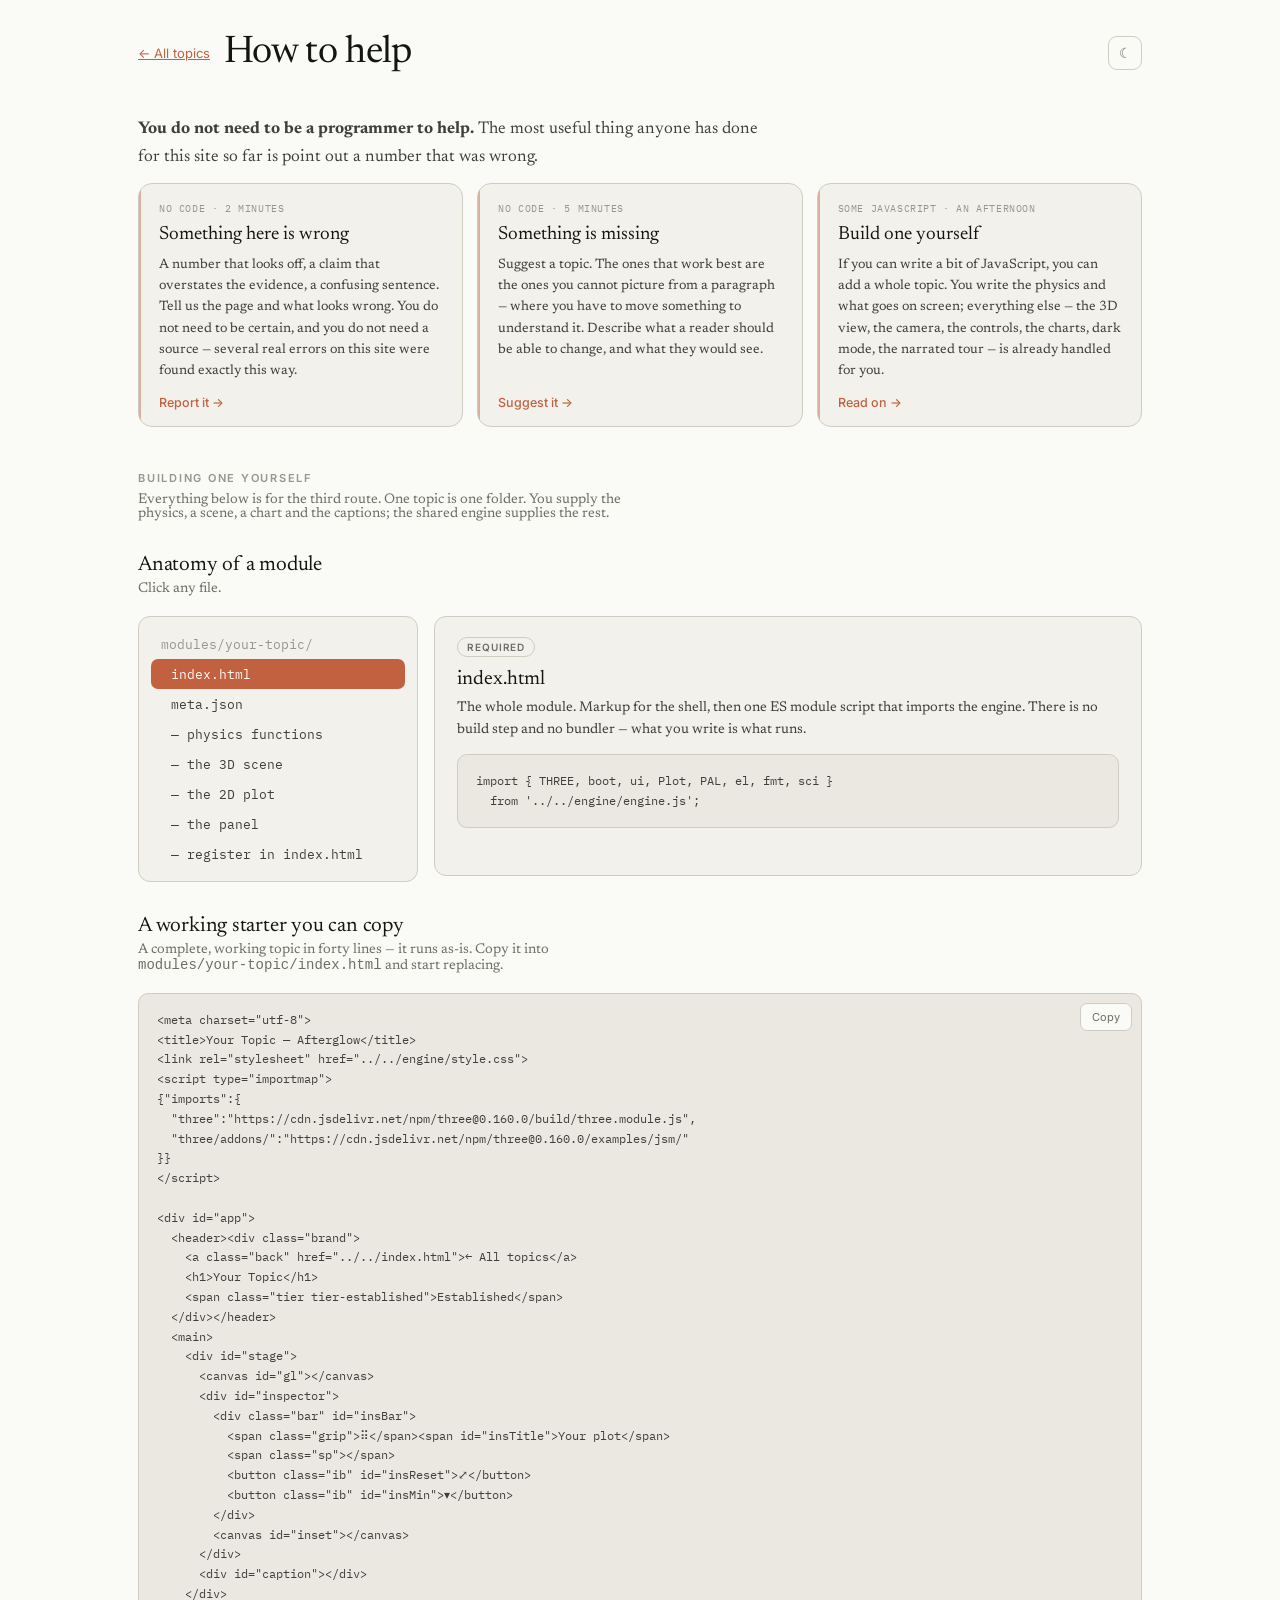
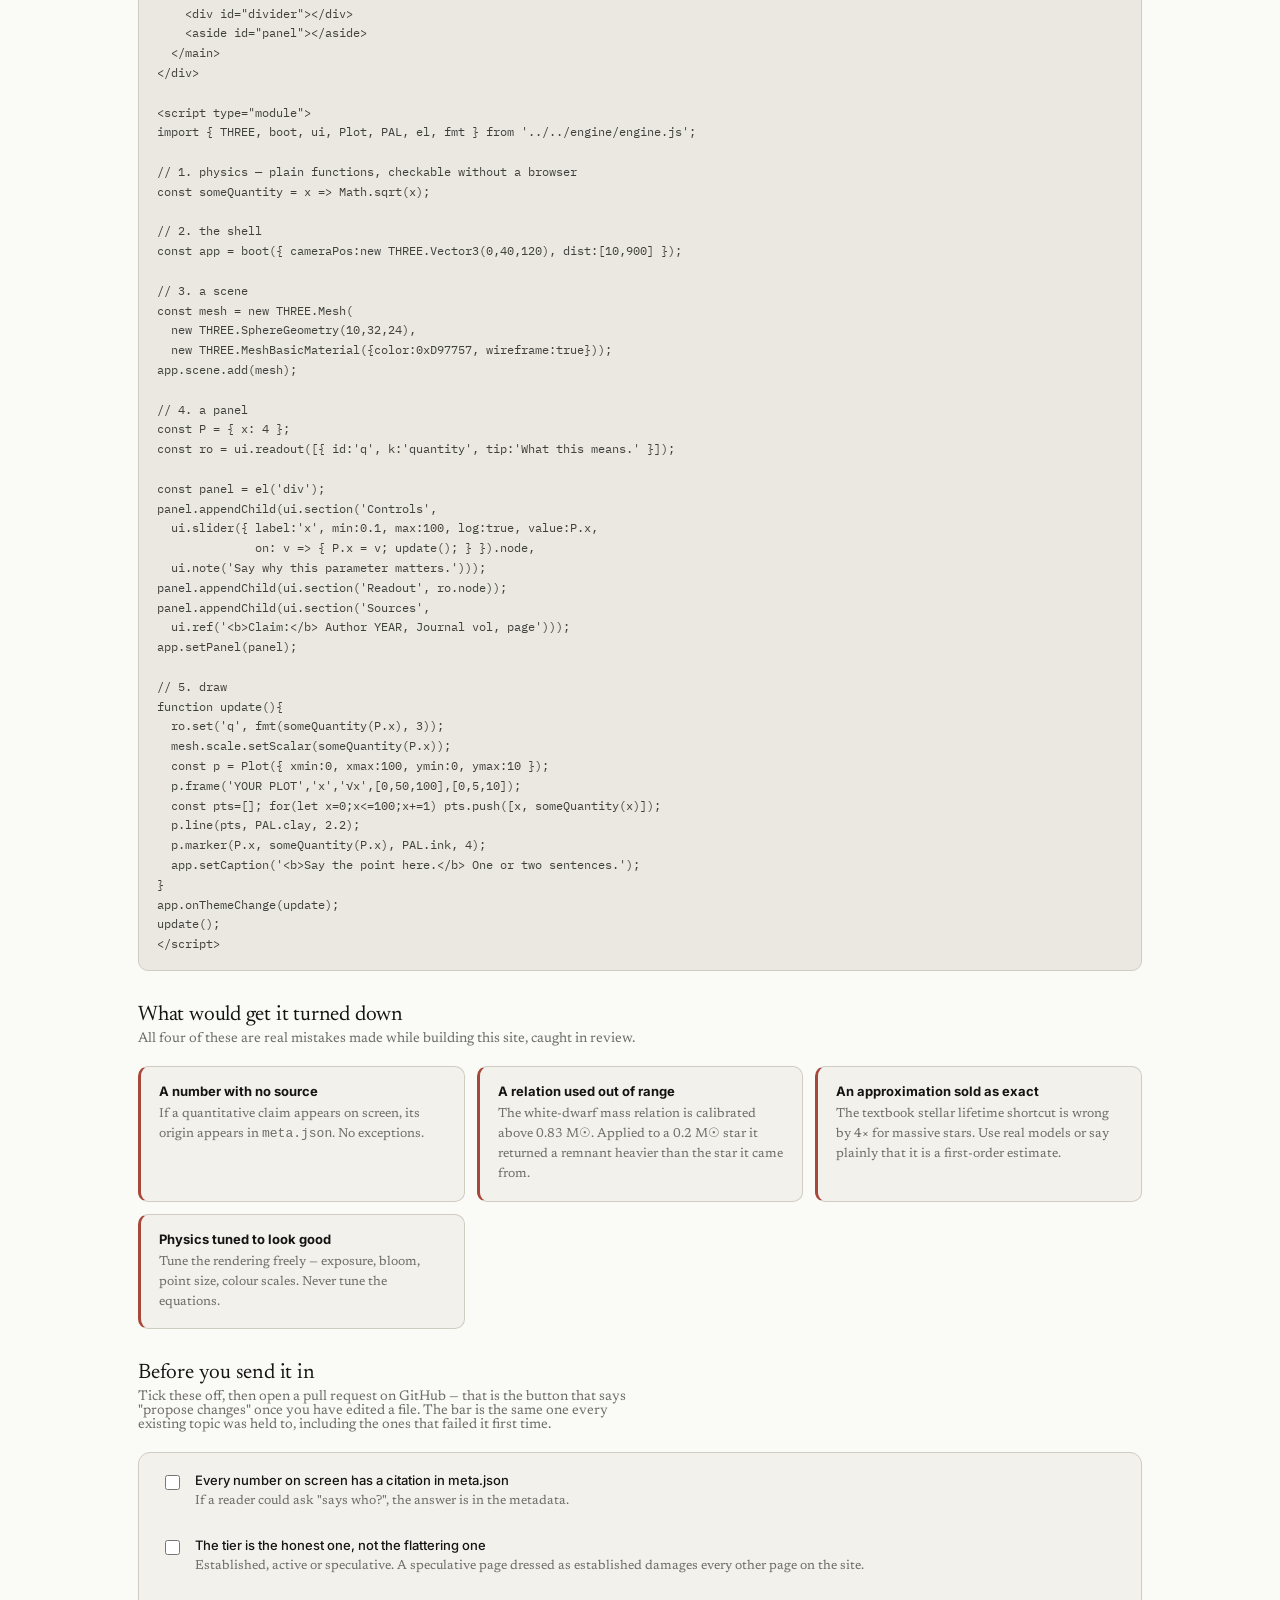
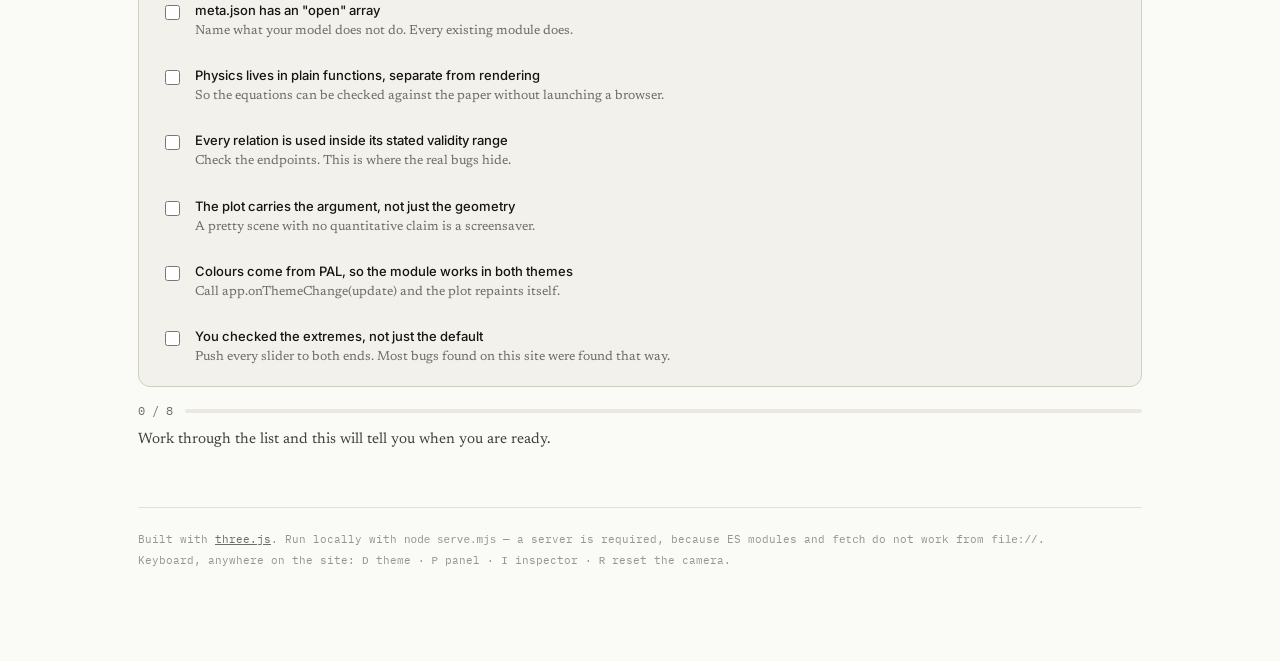
<file: site/contribute.html>
<!DOCTYPE html>
<html lang="en">
<head>
<meta charset="utf-8">
<meta name="viewport" content="width=device-width,initial-scale=1">
<meta name="description" content="How to help Afterglow — report something wrong, suggest a topic, or build one. Most of it needs no code.">
<title>How to help — Afterglow</title>
<link rel="icon" type="image/svg+xml" href="engine/logo.svg">
<link rel="preconnect" href="https://fonts.googleapis.com">
<link rel="preconnect" href="https://fonts.gstatic.com" crossorigin>
<link rel="stylesheet" href="https://fonts.googleapis.com/css2?family=Inter:wght@400;500;600&family=Newsreader:ital,opsz,wght@0,6..72,300..600&family=IBM+Plex+Mono:wght@400;500&display=swap">
<link rel="stylesheet" href="engine/style.css">
<script>
  try{
    var t=localStorage.getItem('afterglow-theme');
    if(!t) t=matchMedia('(prefers-color-scheme: dark)').matches?'dark':'light';
    if(t==='dark') document.documentElement.setAttribute('data-theme','dark');
  }catch(e){}
</script>
<style>
  html,body{height:auto;min-height:100%;min-height:100dvh}
  body{overflow-y:auto}
  .wrap{max-width:1060px;margin:0 auto;padding:34px 28px 90px}
  .topbar{display:flex;align-items:center;gap:14px;margin-bottom:44px}
  .topbar h1{font-family:var(--serif);font-size:clamp(26px,3.4vw,38px);font-weight:400;
    letter-spacing:-.018em;margin:0}
  .topbar .tools{margin-left:auto;display:flex;gap:8px}
  .lede{font-family:var(--serif);font-size:17px;line-height:1.62;color:var(--ink-2);
    max-width:64ch;margin:0 0 12px}
  h2{font-family:var(--sans);font-size:11px;letter-spacing:.16em;text-transform:uppercase;
    color:var(--ink-4);font-weight:600;margin:46px 0 8px}
  h2:first-of-type{margin-top:38px}
  .sub{font-family:var(--serif);font-size:14px;color:var(--ink-3);margin:0 0 20px;max-width:64ch}

  /* interactive anatomy */
  /* Three routes in, ordered by effort. The page used to open straight into
     module anatomy, which serves only people who can already build one — and
     leaves out the reader who just spotted a wrong number, which is the most
     valuable contribution this site can get. */
  .routes{display:grid;grid-template-columns:repeat(3,1fr);gap:14px;margin:0 0 44px}
  .route{
    display:flex;flex-direction:column;gap:8px;text-decoration:none;
    border:1px solid var(--line-2);border-radius:14px;background:var(--paper-2);
    padding:18px 20px 16px;position:relative;overflow:hidden;
    transition:border-color .18s var(--ease),transform .18s var(--ease),box-shadow .18s var(--ease);
  }
  .route::before{content:'';position:absolute;left:0;top:0;bottom:0;width:2px;background:var(--clay);
    opacity:.45;transition:width .18s var(--ease),opacity .18s var(--ease)}
  .route:hover{border-color:var(--ink-4);transform:translateY(-2px);box-shadow:0 8px 24px rgba(0,0,0,.10)}
  .route:hover::before{width:4px;opacity:1}
  .route .rk{font-family:var(--mono);font-size:10px;letter-spacing:.06em;text-transform:uppercase;color:var(--ink-4)}
  .route b{font-family:var(--serif);font-size:19px;font-weight:400;color:var(--ink);line-height:1.25}
  .route .rd{font-family:var(--serif);font-size:13.5px;line-height:1.58;color:var(--ink-2);flex:1}
  .route .go{font-family:var(--sans);font-size:12.5px;font-weight:500;color:var(--clay);margin-top:4px;
    transition:transform .18s var(--ease)}
  .route:hover .go{transform:translateX(4px)}
  .step-h{font-family:var(--serif);font-size:21px;font-weight:400;color:var(--ink);
    margin:34px 0 6px;letter-spacing:-.01em}
  @media (max-width:820px){ .routes{grid-template-columns:1fr} }
  .anatomy{display:grid;grid-template-columns:minmax(230px,280px) 1fr;gap:16px;align-items:start}
  @media(max-width:760px){.anatomy{grid-template-columns:1fr}}
  .tree{border:1px solid var(--line-2);border-radius:12px;background:var(--paper-2);padding:12px;
    font-family:var(--mono);font-size:12.5px}
  .tree button{
    display:block;width:100%;text-align:left;background:none;border:none;cursor:pointer;
    font:inherit;color:var(--ink-2);padding:7px 10px;border-radius:7px;
    transition:background .14s var(--ease),color .14s var(--ease);
  }
  .tree button:hover{background:var(--paper-3);color:var(--ink)}
  .tree button[aria-selected="true"]{background:var(--clay);color:#FCFBF8}
  .tree .indent{padding-left:20px}
  .tree .dim{color:var(--ink-4);padding:7px 10px;user-select:none}
  .detail{border:1px solid var(--line-2);border-radius:12px;background:var(--paper-2);padding:20px 22px;min-height:260px}
  .detail h3{font-family:var(--serif);font-size:20px;font-weight:400;margin:0 0 8px}
  .detail p{font-family:var(--serif);font-size:14px;line-height:1.62;color:var(--ink-2);margin:0 0 12px}
  .detail .req{display:inline-flex;align-items:center;gap:6px;font-family:var(--sans);font-size:10px;
    font-weight:600;letter-spacing:.09em;text-transform:uppercase;padding:3px 9px;border-radius:99px;
    border:1px solid var(--line-2);color:var(--ink-3);margin-bottom:12px}

  pre{background:var(--paper-3);border:1px solid var(--line-2);border-radius:10px;
    padding:16px 18px;overflow-x:auto;margin:0;font-family:var(--mono);font-size:12px;
    line-height:1.65;color:var(--ink-2)}
  .codewrap{position:relative}
  .copy{position:absolute;top:10px;right:10px;font-family:var(--sans);font-size:11px;
    background:var(--paper);border:1px solid var(--line-2);border-radius:7px;padding:6px 11px;
    cursor:pointer;color:var(--ink-3);transition:.14s}
  .copy:hover{background:var(--paper-2);color:var(--ink)}
  .copy.done{background:var(--sage);color:#fff;border-color:var(--sage)}

  /* checklist */
  .check{border:1px solid var(--line-2);border-radius:12px;background:var(--paper-2);padding:6px 8px}
  .check label{display:flex;gap:12px;align-items:flex-start;padding:13px 14px;cursor:pointer;
    border-radius:9px;transition:background .14s var(--ease)}
  .check label:hover{background:var(--paper-3)}
  .check input{margin-top:3px;accent-color:var(--clay);width:15px;height:15px;flex:none;cursor:pointer}
  .check b{display:block;font-family:var(--sans);font-size:13px;font-weight:500;color:var(--ink);margin-bottom:3px}
  .check span{font-family:var(--serif);font-size:13px;line-height:1.55;color:var(--ink-3)}
  .check label.ok b{color:var(--sage)}
  .progress{display:flex;align-items:center;gap:12px;margin-top:16px;font-family:var(--mono);
    font-size:12px;color:var(--ink-3)}
  .bar{flex:1;height:4px;background:var(--paper-3);border-radius:3px;overflow:hidden}
  .bar i{display:block;height:100%;width:0;background:var(--clay);transition:width .3s var(--ease)}
  .verdict{font-family:var(--serif);font-size:15px;margin-top:14px;color:var(--ink-2)}
  .verdict.ready{color:var(--sage)}

  .cards{display:grid;gap:12px;grid-template-columns:repeat(auto-fill,minmax(280px,1fr))}
  .rej{border:1px solid var(--line-2);border-left:3px solid var(--rust);border-radius:10px;
    background:var(--paper-2);padding:16px 18px}
  .rej b{display:block;font-family:var(--sans);font-size:13px;margin-bottom:5px;color:var(--ink)}
  .rej span{font-family:var(--serif);font-size:13px;line-height:1.55;color:var(--ink-3)}
  footer{margin-top:60px;padding-top:22px;border-top:1px solid var(--line);
    font-family:var(--mono);font-size:11px;color:var(--ink-4);line-height:1.8}
  footer a{color:var(--ink-3)}

  @media (max-width:720px){
    .wrap{padding:20px 16px 72px}
    .topbar{margin-bottom:28px;flex-wrap:wrap;gap:10px}
    .lede{font-size:15.5px}
    h2{margin-top:36px}
    pre{padding:12px 14px;font-size:11px}
    .detail{padding:16px}
    .cards{grid-template-columns:1fr}
    .check label{padding:11px 10px}
  }
  @media (max-width:400px){
    .wrap{padding:14px 12px 56px}
  }
</style>
</head>
<body>

<div class="wrap">
  <div class="topbar">
    <a class="back" href="index.html">← All topics</a>
    <h1>How to help</h1>
    <div class="tools" id="tools"></div>
  </div>

  <p class="lede"><b>You do not need to be a programmer to help.</b> The most useful thing
     anyone has done for this site so far is point out a number that was wrong.</p>

  <div class="routes">
    <a class="route" href="https://github.com/Tornadoguy69/afterglow/issues/new?labels=correction&amp;title=Something%20looks%20wrong%20on%20:%20&amp;body=Which%20page:%0A%0AWhat%20it%20says:%0A%0AWhy%20I%20think%20it%20is%20wrong%20(a%20link%20or%20a%20paper%20if%20you%20have%20one):%0A"
       target="_blank" rel="noopener">
      <span class="rk">No code · 2 minutes</span>
      <b>Something here is wrong</b>
      <span class="rd">A number that looks off, a claim that overstates the evidence, a
        confusing sentence. Tell us the page and what looks wrong. You do not need to be
        certain, and you do not need a source — several real errors on this site were
        found exactly this way.</span>
      <span class="go">Report it →</span>
    </a>

    <a class="route" href="https://github.com/Tornadoguy69/afterglow/issues/new?labels=topic%20idea&amp;title=Topic%20idea:%20&amp;body=What%20is%20the%20topic:%0A%0AWhat%20should%20a%20reader%20be%20able%20to%20change%20and%20watch%20happen:%0A%0AWhy%20it%20is%20hard%20to%20picture%20from%20words%20alone:%0A"
       target="_blank" rel="noopener">
      <span class="rk">No code · 5 minutes</span>
      <b>Something is missing</b>
      <span class="rd">Suggest a topic. The ones that work best are the ones you cannot
        picture from a paragraph — where you have to move something to understand it.
        Describe what a reader should be able to change, and what they would see.</span>
      <span class="go">Suggest it →</span>
    </a>

    <a class="route" href="#build">
      <span class="rk">Some JavaScript · an afternoon</span>
      <b>Build one yourself</b>
      <span class="rd">If you can write a bit of JavaScript, you can add a whole topic.
        You write the physics and what goes on screen; everything else — the 3D view,
        the camera, the controls, the charts, dark mode, the narrated tour — is already
        handled for you.</span>
      <span class="go">Read on →</span>
    </a>
  </div>

  <h2 id="build">Building one yourself</h2>
  <p class="sub">Everything below is for the third route. One topic is one folder. You supply
     the physics, a scene, a chart and the captions; the shared engine supplies the rest.</p>

  <h3 class="step-h">Anatomy of a module</h3>
  <p class="sub">Click any file.</p>
  <div class="anatomy">
    <div class="tree" id="tree" role="tablist" aria-label="Module files"></div>
    <div class="detail" id="detail" role="tabpanel"></div>
  </div>

  <h3 class="step-h">A working starter you can copy</h3>
  <p class="sub">A complete, working topic in forty lines — it runs as-is. Copy it into
     <code>modules/your-topic/index.html</code> and start replacing.</p>
  <div class="codewrap">
    <button class="copy" id="copyBtn">Copy</button>
    <pre id="starter"></pre>
  </div>

  <h3 class="step-h">What would get it turned down</h3>
  <p class="sub">All four of these are real mistakes made while building this site, caught in review.</p>
  <div class="cards">
    <div class="rej"><b>A number with no source</b><span>If a quantitative claim appears on
      screen, its origin appears in <code>meta.json</code>. No exceptions.</span></div>
    <div class="rej"><b>A relation used out of range</b><span>The white-dwarf mass relation is
      calibrated above 0.83 M☉. Applied to a 0.2 M☉ star it returned a remnant heavier than the
      star it came from.</span></div>
    <div class="rej"><b>An approximation sold as exact</b><span>The textbook stellar lifetime
      shortcut is wrong by 4× for massive stars. Use real models or say plainly that it is a
      first-order estimate.</span></div>
    <div class="rej"><b>Physics tuned to look good</b><span>Tune the rendering freely — exposure,
      bloom, point size, colour scales. Never tune the equations.</span></div>
  </div>

  <h3 class="step-h">Before you send it in</h3>
  <p class="sub">Tick these off, then open a pull request on GitHub — that is the button that says "propose changes" once you have edited a file. The bar is the same one every existing topic was held to, including the ones that failed it first time.</p>
  <div class="check" id="check"></div>
  <div class="progress"><span id="count">0 / 8</span><span class="bar"><i id="barfill"></i></span></div>
  <div class="verdict" id="verdict">Work through the list and this will tell you when you are ready.</div>

  <footer>
    Built with <a href="https://threejs.org">three.js</a>. Run locally with
    <code>node serve.mjs</code> — a server is required, because ES modules and
    <code>fetch</code> do not work from <code>file://</code>.<br>
    Keyboard, anywhere on the site: <code>D</code> theme · <code>P</code> panel ·
    <code>I</code> inspector · <code>R</code> reset the camera.
  </footer>
</div>

<script type="module">
import { initTheme, mountToggle } from './engine/theme.js';
initTheme();
mountToggle(document.getElementById('tools'));

/* ─────────────────────────── interactive anatomy ─────────────────────────── */
const FILES = [
  {id:'folder', name:'modules/your-topic/', kind:'dim'},
  {id:'index',  name:'index.html', indent:true, req:'required',
   title:'index.html',
   body:'The whole module. Markup for the shell, then one ES module script that imports the '+
        'engine. There is no build step and no bundler — what you write is what runs.',
   code:"import { THREE, boot, ui, Plot, PAL, el, fmt, sci }\n  from '../../engine/engine.js';"},
  {id:'meta',   name:'meta.json', indent:true, req:'required',
   title:'meta.json',
   body:'Title, blurb, confidence tier, a citation for every quantitative claim, and an "open" '+
        'array naming what your model does not do. The open array is not optional — stating a '+
        'model\'s limits is part of publishing it.',
   code:'{\n  "id": "your-topic",\n  "tier": "established",\n  "sources": [\n    { "claim": "...", "cite": "Author YEAR, Journal vol, page" }\n  ],\n  "open": [ "What this does not model." ]\n}'},
  {id:'physics',name:'— physics functions', indent:true, req:'in index.html',
   title:'Physics, as plain functions',
   body:'Keep the equations separate from the rendering. Plain functions of numbers stay '+
        'readable, stay checkable, and can be verified against a paper without launching a browser.',
   code:"/* Piecewise mass–luminosity (Duric 2004) */\nfunction luminosity(M){\n  if(M < 0.43) return 0.23*Math.pow(M,2.3);\n  if(M < 2)    return Math.pow(M,4);\n  return 1.4*Math.pow(M,3.5);\n}"},
  {id:'scene',  name:'— the 3D scene', indent:true, req:'in index.html',
   title:'The scene',
   body:'boot() returns a ready scene and camera with bloom, filmic tone mapping, smooth zoom '+
        'and resize already wired. Add geometry to app.scene and animate in app.onFrame.',
   code:"const app = boot({\n  cameraPos:new THREE.Vector3(0,40,120),\n  target:new THREE.Vector3(0,0,0),\n  dist:[10,900]\n});\napp.scene.add(yourMesh);\napp.onFrame(dt => { yourMesh.rotation.y += dt*0.2; });"},
  {id:'plot',   name:'— the 2D plot', indent:true, req:'strongly encouraged',
   title:'The plot',
   body:'The scene shows what it looks like; the plot shows what it means. Most of the real '+
        'arguments on this site are carried by the plot, not the geometry. Use PAL for colour so '+
        'it follows the theme.',
   code:"const p = Plot({xmin:0,xmax:80,ymin:0,ymax:300});\np.frame('ROTATION CURVE','r [kpc]','v [km/s]',[0,40,80],[0,150,300]);\np.line(points, PAL.clay, 2.2);\np.marker(x, y, PAL.ink, 4);"},
  {id:'panel',  name:'— the panel', indent:true, req:'in index.html',
   title:'The panel',
   body:'Sections, sliders, toggles, buttons and readouts, all themed. Sliders take log:true when '+
        'a quantity spans decades. Readout rows take a tip for a plain-English explanation on hover.',
   code:"app.setPanel(el('div', null, ''));\nui.slider({label:'Mass', min:0.05, max:60, log:true,\n  value:1, unit:'M☉', on:v=>{ P.M=v; update(); }});\nui.readout([{id:'r', k:'radius', tip:'Relative to the Sun.'}]);"},
  {id:'reg',    name:'— register in index.html', indent:true, req:'required',
   title:'Add it to the gallery',
   body:'One card in the site index, under the heading that matches your tier: settled physics, '+
        'open questions, or not currently testable. The badge is the point of the whole site — '+
        'put your module under the honest one, not the flattering one.',
   code:'<a class="card" href="modules/your-topic/index.html">\n  <h3>Your Topic</h3>\n  <p>One sentence on what the reader will see happen.</p>\n  <div class="foot">\n    <span class="tier tier-established">Established</span>\n    <span class="go">Open →</span>\n  </div>\n</a>'}
];

const tree=document.getElementById('tree'), detail=document.getElementById('detail');
FILES.forEach(f=>{
  if(f.kind==='dim'){ const d=document.createElement('div'); d.className='dim'; d.textContent=f.name; tree.appendChild(d); return; }
  const b=document.createElement('button');
  b.type='button'; b.textContent=f.name; b.setAttribute('role','tab');
  if(f.indent) b.classList.add('indent');
  b.addEventListener('click',()=>select(f.id));
  b.dataset.id=f.id;
  tree.appendChild(b);
});
function select(id){
  const f=FILES.find(x=>x.id===id);
  tree.querySelectorAll('button').forEach(b=>b.setAttribute('aria-selected', b.dataset.id===id));
  detail.innerHTML='';
  const req=document.createElement('span'); req.className='req'; req.textContent=f.req;
  const h=document.createElement('h3'); h.textContent=f.title;
  const p=document.createElement('p'); p.textContent=f.body;
  const pre=document.createElement('pre'); pre.textContent=f.code;
  detail.append(req,h,p,pre);
}
select('index');

/* ─────────────────────────── starter template ─────────────────────────── */
const STARTER = `<meta charset="utf-8">
<title>Your Topic — Afterglow</title>
<link rel="stylesheet" href="../../engine/style.css">
<script type="importmap">
{"imports":{
  "three":"https://cdn.jsdelivr.net/npm/three@0.160.0/build/three.module.js",
  "three/addons/":"https://cdn.jsdelivr.net/npm/three@0.160.0/examples/jsm/"
}}
<\/script>

<div id="app">
  <header><div class="brand">
    <a class="back" href="../../index.html">← All topics</a>
    <h1>Your Topic</h1>
    <span class="tier tier-established">Established</span>
  </div></header>
  <main>
    <div id="stage">
      <canvas id="gl"></canvas>
      <div id="inspector">
        <div class="bar" id="insBar">
          <span class="grip">⠿</span><span id="insTitle">Your plot</span>
          <span class="sp"></span>
          <button class="ib" id="insReset">⤢</button>
          <button class="ib" id="insMin">▾</button>
        </div>
        <canvas id="inset"></canvas>
      </div>
      <div id="caption"></div>
    </div>
    <div id="divider"></div>
    <aside id="panel"></aside>
  </main>
</div>

<script type="module">
import { THREE, boot, ui, Plot, PAL, el, fmt } from '../../engine/engine.js';

// 1. physics — plain functions, checkable without a browser
const someQuantity = x => Math.sqrt(x);

// 2. the shell
const app = boot({ cameraPos:new THREE.Vector3(0,40,120), dist:[10,900] });

// 3. a scene
const mesh = new THREE.Mesh(
  new THREE.SphereGeometry(10,32,24),
  new THREE.MeshBasicMaterial({color:0xD97757, wireframe:true}));
app.scene.add(mesh);

// 4. a panel
const P = { x: 4 };
const ro = ui.readout([{ id:'q', k:'quantity', tip:'What this means.' }]);

const panel = el('div');
panel.appendChild(ui.section('Controls',
  ui.slider({ label:'x', min:0.1, max:100, log:true, value:P.x,
              on: v => { P.x = v; update(); } }).node,
  ui.note('Say why this parameter matters.')));
panel.appendChild(ui.section('Readout', ro.node));
panel.appendChild(ui.section('Sources',
  ui.ref('<b>Claim:</b> Author YEAR, Journal vol, page')));
app.setPanel(panel);

// 5. draw
function update(){
  ro.set('q', fmt(someQuantity(P.x), 3));
  mesh.scale.setScalar(someQuantity(P.x));
  const p = Plot({ xmin:0, xmax:100, ymin:0, ymax:10 });
  p.frame('YOUR PLOT','x','√x',[0,50,100],[0,5,10]);
  const pts=[]; for(let x=0;x<=100;x+=1) pts.push([x, someQuantity(x)]);
  p.line(pts, PAL.clay, 2.2);
  p.marker(P.x, someQuantity(P.x), PAL.ink, 4);
  app.setCaption('<b>Say the point here.</b> One or two sentences.');
}
app.onThemeChange(update);
update();
<\/script>`;
document.getElementById('starter').textContent = STARTER;

const copyBtn=document.getElementById('copyBtn');
copyBtn.addEventListener('click', async ()=>{
  try{
    await navigator.clipboard.writeText(STARTER);
    copyBtn.textContent='Copied'; copyBtn.classList.add('done');
  }catch(_){
    const r=document.createRange(); r.selectNode(document.getElementById('starter'));
    getSelection().removeAllRanges(); getSelection().addRange(r);
    copyBtn.textContent='Select all + ⌘C';
  }
  setTimeout(()=>{ copyBtn.textContent='Copy'; copyBtn.classList.remove('done'); }, 2200);
});

/* ─────────────────────────── readiness checklist ─────────────────────────── */
const CHECKS = [
  ['Every number on screen has a citation in meta.json',
   'If a reader could ask "says who?", the answer is in the metadata.'],
  ['The tier is the honest one, not the flattering one',
   'Established, active or speculative. A speculative page dressed as established damages every other page on the site.'],
  ['meta.json has an "open" array',
   'Name what your model does not do. Every existing module does.'],
  ['Physics lives in plain functions, separate from rendering',
   'So the equations can be checked against the paper without launching a browser.'],
  ['Every relation is used inside its stated validity range',
   'Check the endpoints. This is where the real bugs hide.'],
  ['The plot carries the argument, not just the geometry',
   'A pretty scene with no quantitative claim is a screensaver.'],
  ['Colours come from PAL, so the module works in both themes',
   'Call app.onThemeChange(update) and the plot repaints itself.'],
  ['You checked the extremes, not just the default',
   'Push every slider to both ends. Most bugs found on this site were found that way.']
];
const check=document.getElementById('check');
CHECKS.forEach(([title,note],i)=>{
  const l=document.createElement('label');
  const inp=document.createElement('input'); inp.type='checkbox';
  const wrap=document.createElement('div');
  const b=document.createElement('b'); b.textContent=title;
  const s=document.createElement('span'); s.textContent=note;
  wrap.append(b,s); l.append(inp,wrap);
  inp.addEventListener('change',()=>{ l.classList.toggle('ok',inp.checked); tally(); });
  check.appendChild(l);
});
function tally(){
  const boxes=[...check.querySelectorAll('input')];
  const n=boxes.filter(b=>b.checked).length;
  document.getElementById('count').textContent=n+' / '+boxes.length;
  document.getElementById('barfill').style.width=(100*n/boxes.length)+'%';
  const v=document.getElementById('verdict');
  v.classList.toggle('ready', n===boxes.length);
  v.textContent = n===boxes.length
    ? 'Ready. Open the pull request — and say in the description what you are least sure about.'
    : n===0 ? 'Work through the list and this will tell you when you are ready.'
    : (boxes.length-n)+' left. The last two catch the most bugs.';
}
tally();
</script>
</body>
</html>
</file>
<file: site/engine/style.css>
/* ═══════════════════════════════════════════════════════════════════════════
   Shared design system for every module.
   Anthropic palette: ivory paper, slate ink, book-cloth clay.
   ═══════════════════════════════════════════════════════════════════════════ */
:root{
  --paper:#FAFAF7; --paper-2:#F2F1EC; --paper-3:#EAE8E1; --manila:#EBDBBC;
  --line:#E3E1D9; --line-2:#CFCCC2;
  --ink:#141413; --ink-2:#3F3F3B; --ink-3:#6E6D66; --ink-4:#97958D;
  --clay:#C1613F; --clay-2:#D97757; --kraft:#B8874F;
  --sage:#6E8B63; --blue:#5B7FA6; --rust:#A8483A; --plum:#7B5E8C;
  --viewport:#0B0B0A;
  --shadow:0 12px 38px rgba(0,0,0,.20);
  --serif:"Newsreader","Tiempos Text",Georgia,"Times New Roman",serif;
  --sans:"Inter","Styrene A",-apple-system,BlinkMacSystemFont,"Segoe UI",Roboto,sans-serif;
  --mono:"IBM Plex Mono",ui-monospace,"SF Mono","Cascadia Mono",Menlo,Consolas,monospace;
  --ease:cubic-bezier(.4,0,.2,1);
}
/* Warm near-black, not blue-black — the same family as the ivory, turned down. */
:root[data-theme="dark"]{
  --paper:#1A1A18; --paper-2:#232320; --paper-3:#2D2D29; --manila:#383126;
  --line:#2E2E2A; --line-2:#3F3F38;
  --ink:#F2F1EB; --ink-2:#D2D0C7; --ink-3:#9E9C93; --ink-4:#736F66;
  --clay:#E08A67; --clay-2:#EDA184; --kraft:#D0A472;
  --sage:#8FB183; --blue:#84A8CE; --rust:#D4705F; --plum:#A98BC4;
  --shadow:0 14px 42px rgba(0,0,0,.55);
}
@media (prefers-reduced-motion: reduce){
  *,*::before,*::after{animation-duration:.01ms!important;transition-duration:.01ms!important}
}
*{box-sizing:border-box}
html,body{height:100%;margin:0}
/* 100dvh tracks the real mobile viewport (browser chrome show/hide). Fall back to 100%. */
html,body{height:100%;height:100dvh}
body{
  background:var(--paper); color:var(--ink); font-family:var(--sans);
  font-size:13px; overflow:hidden; -webkit-font-smoothing:antialiased;
  -moz-osx-font-smoothing:grayscale;
  transition:background .25s var(--ease),color .25s var(--ease);
  /* Keep chrome clear of the home-indicator / notch */
  padding:env(safe-area-inset-top) env(safe-area-inset-right)
          env(safe-area-inset-bottom) env(safe-area-inset-left);
}
a{color:var(--clay)}

/* ---------- confidence badges ---------- */
.tier{
  display:inline-flex;align-items:center;gap:6px;font-family:var(--sans);
  font-size:10px;font-weight:600;letter-spacing:.09em;text-transform:uppercase;
  padding:3px 9px;border-radius:99px;border:1px solid;white-space:nowrap;
}
.tier::before{content:'';width:5px;height:5px;border-radius:50%;background:currentColor}
.tier-established{color:#4C7A52;border-color:#BFD4C0;background:#EEF4EE}
.tier-active{color:#9A6520;border-color:#E4CFA6;background:#F7F0E1}
.tier-speculative{color:#6B5E8C;border-color:#CFC6DE;background:#F1EEF6}
:root[data-theme="dark"] .tier-established{color:#8FB183;border-color:#3A4A38;background:#243024}
:root[data-theme="dark"] .tier-active{color:#D0A472;border-color:#4A3C28;background:#2E281E}
:root[data-theme="dark"] .tier-speculative{color:#A98BC4;border-color:#3E3450;background:#2A2434}

/* ---------- app shell ---------- */
#app{display:flex;flex-direction:column;height:100%}
header{
  border-bottom:1px solid var(--line);background:var(--paper);padding:14px 22px;flex:none;
  transition:background .25s var(--ease),border-color .25s var(--ease);
}
.brand{display:flex;align-items:center;gap:14px;flex-wrap:wrap}
.brand .back{
  font-family:var(--sans);font-size:12px;color:var(--ink-3);text-decoration:none;
  border:1px solid var(--line-2);border-radius:7px;padding:6px 11px;
  transition:background .14s var(--ease),color .14s var(--ease),border-color .14s var(--ease);
}
.brand .back:hover{background:var(--paper-3);color:var(--ink);border-color:var(--ink-4)}
.brand h1{
  font-family:var(--serif);font-size:21px;font-weight:400;letter-spacing:-.012em;
  margin:0;color:var(--ink);
}
.brand .sub{font-size:11px;color:var(--ink-4);font-family:var(--mono)}
.brand .tools{display:flex;gap:8px;align-items:center;margin-left:auto}

/* square icon buttons for theme + panel */
.iconbtn{
  width:34px;height:34px;flex:none;display:grid;place-items:center;cursor:pointer;
  background:var(--paper);color:var(--ink-3);border:1px solid var(--line-2);border-radius:9px;
  font-size:14px;line-height:1;overflow:hidden;position:relative;
  transition:background .16s var(--ease),color .16s var(--ease),
             border-color .16s var(--ease),transform .16s var(--ease),
             box-shadow .16s var(--ease);
}
.iconbtn:hover{
  background:var(--paper-3);color:var(--ink);border-color:var(--ink-4);
  transform:translateY(-1px);box-shadow:0 3px 10px rgba(0,0,0,.10);
}
.iconbtn:active{transform:translateY(0) scale(.92);box-shadow:none}
/* the glyph spins out and back in when the button's meaning changes */
.iconbtn .ico{
  display:block;transition:transform .30s var(--ease),opacity .16s var(--ease);
}
.iconbtn .ico.swap{transform:rotate(-110deg) scale(.55);opacity:0}
/* Ambience off: the glyph is struck through rather than swapped, so the button
   keeps its shape and the state is readable at a glance. */
.iconbtn.muted{color:var(--ink-4)}
.iconbtn.muted .ico{position:relative}
.iconbtn.muted .ico::after{
  content:'';position:absolute;left:-3px;right:-3px;top:50%;height:1.5px;
  background:currentColor;transform:rotate(-38deg);border-radius:1px;
}
/* a soft wash that blooms from the centre on press */
.iconbtn::after{
  content:'';position:absolute;inset:0;border-radius:inherit;background:var(--clay);
  opacity:0;transform:scale(.4);transition:opacity .35s var(--ease),transform .35s var(--ease);
  pointer-events:none;
}
.iconbtn:active::after{opacity:.16;transform:scale(1);transition-duration:.05s}

/* one focus treatment everywhere, and only for keyboard users */
:focus-visible{outline:2px solid var(--clay);outline-offset:2px;border-radius:4px}
.skip{
  position:absolute;left:-9999px;top:8px;z-index:99;background:var(--clay);color:#fff;
  padding:9px 15px;border-radius:8px;font-size:13px;text-decoration:none;
}
.skip:focus{left:14px}

/* Collapsing the panel: it slides out rather than vanishing, and the header button
   itself flips to mean "show" — so the control that hid it is the one that brings it
   back, instead of a second button appearing somewhere else. */
#app.panel-hidden main{gap:0}
#app.panel-hidden #panel{
  width:0;opacity:0;transform:translateX(18px);
  border-width:0;overflow:hidden;pointer-events:none;
}
#app.panel-hidden #divider{width:0;margin:0;opacity:0;pointer-events:none}
#divider{transition:width .32s var(--ease),margin .32s var(--ease),opacity .2s var(--ease)}

main{flex:1;display:flex;min-height:0;gap:14px;padding:14px;background:var(--paper)}
#stage{
  flex:1;position:relative;min-width:0;border-radius:12px;overflow:hidden;
  border:1px solid var(--line-2);
  background:radial-gradient(ellipse at 50% 42%,#1D1D1A 0%,#0B0B0A 72%);
}
/* touch-action:none — keep pinch on the canvas for 3D dolly, not browser page-zoom */
#gl{display:block;width:100%;height:100%;touch-action:none}
#inspector{
  position:absolute;top:16px;right:16px;width:432px;z-index:8;
  background:var(--paper);border:1px solid var(--line-2);border-radius:11px;
  box-shadow:var(--shadow);overflow:hidden;transition:box-shadow .2s var(--ease);
}
#inspector.drag{box-shadow:0 20px 52px rgba(0,0,0,.5)}
#inspector .bar{
  display:flex;align-items:center;gap:9px;padding:8px 8px 8px 12px;
  background:var(--paper-2);border-bottom:1px solid var(--line);
  font-size:11px;color:var(--ink-3);font-weight:500;user-select:none;cursor:grab;
}
#inspector.drag .bar{cursor:grabbing}
#inspector .bar .grip{color:var(--line-2);letter-spacing:1.5px;font-size:10px}
#inspector .bar .sp{margin-left:auto}
#inspector .ib{
  background:none;border:none;cursor:pointer;color:var(--ink-4);font-size:11px;
  line-height:1;padding:5px 8px;border-radius:6px;
  transition:background .14s var(--ease),color .14s var(--ease),transform .14s var(--ease);
}
#inspector .ib:hover{background:var(--line);color:var(--ink);transform:scale(1.12)}
#inspector .ib:active{transform:scale(.9)}
#inspector.min .bar{border-bottom-color:transparent}
#inspector.min #inset{display:none}
#inset{display:block;width:430px;height:290px;background:var(--paper)}

#caption{
  position:absolute;left:18px;bottom:18px;max-width:min(580px,54%);
  font-family:var(--serif);font-size:13.5px;line-height:1.62;color:var(--ink-2);
  background:var(--paper);border-radius:10px;border:1px solid var(--line-2);
  border-left:3px solid var(--clay);padding:13px 17px;
  box-shadow:var(--shadow);
}
#caption b{color:var(--ink);font-weight:600}
#caption .cite{font-family:var(--mono);font-size:10.5px;color:var(--ink-4)}

#divider{
  flex:none;width:9px;margin:0 -3px;cursor:col-resize;position:relative;z-index:5;
  display:flex;align-items:center;justify-content:center;
}
#divider::after{
  content:'';width:2px;height:34px;border-radius:2px;background:var(--line-2);transition:.16s;
}
#divider:hover::after,#divider.drag::after{background:var(--clay);height:64px}

#panel{
  width:362px;flex:none;background:var(--paper-2);
  border:1px solid var(--line-2);border-radius:12px;overflow-y:auto;overflow-x:hidden;
  transition:background .25s var(--ease),border-color .25s var(--ease),
             width .32s var(--ease),opacity .22s var(--ease),transform .32s var(--ease);
}
#panel::-webkit-scrollbar{width:10px}
#panel::-webkit-scrollbar-thumb{background:var(--line-2);border:3px solid var(--paper-2);border-radius:6px}

/* ---------- panel content ---------- */
.sec{border-bottom:1px solid var(--line);padding:15px 19px}
.sec:last-child{border-bottom:none}
.sec > h3{
  margin:0;font-size:10px;letter-spacing:.15em;text-transform:uppercase;
  color:var(--ink-4);font-weight:600;display:flex;align-items:center;gap:9px;
  cursor:pointer;user-select:none;transition:color .15s;
}
.sec > h3:hover{color:var(--ink-2)}
.sec > h3 .chev{margin-left:auto;font-size:8px;color:var(--ink-4);transition:transform .26s cubic-bezier(.4,0,.2,1)}
.sec.closed > h3 .chev{transform:rotate(-90deg)}
.sec-body{
  display:grid;grid-template-rows:1fr;padding-top:13px;
  transition:grid-template-rows .3s cubic-bezier(.4,0,.2,1),opacity .22s,padding-top .3s;
}
.sec.closed .sec-body{grid-template-rows:0fr;opacity:0;padding-top:0}
.sec-body > .inner{overflow:hidden;min-height:0}

.eq{
  font-family:var(--mono);font-size:12px;color:var(--ink);background:var(--manila);
  border-left:2px solid var(--clay);padding:10px 13px;border-radius:0 6px 6px 0;
  margin:0 0 9px;line-height:1.7;overflow-x:auto;white-space:nowrap;
}
.eq .c{color:#8A7A5C}
.note{font-family:var(--serif);font-size:13px;line-height:1.62;color:var(--ink-2);margin:0 0 9px}
.note:last-child{margin-bottom:0}
.note b{color:var(--ink);font-weight:600}

.ctl{margin-bottom:15px}
.ctl label{display:flex;justify-content:space-between;align-items:baseline;margin-bottom:7px;gap:8px}
.ctl .nm{font-size:12px;color:var(--ink-2);font-weight:450}
.ctl .vl{font-family:var(--mono);font-size:11.5px;color:var(--clay);white-space:nowrap;font-weight:500}
input[type=range]{
  -webkit-appearance:none;appearance:none;width:100%;height:3px;border-radius:2px;
  background:var(--line-2);outline:none;cursor:pointer;
}
input[type=range]::-webkit-slider-thumb{
  -webkit-appearance:none;width:14px;height:14px;border-radius:50%;background:var(--clay);
  cursor:pointer;border:2.5px solid var(--paper-2);box-shadow:0 1px 3px rgba(20,20,19,.28);
}
input[type=range]::-moz-range-thumb{
  width:14px;height:14px;border-radius:50%;background:var(--clay);cursor:pointer;
  border:2.5px solid var(--paper-2);
}
.chk{display:flex;align-items:center;gap:10px;margin-bottom:10px;cursor:pointer;font-size:12px;color:var(--ink-2)}
.chk input{accent-color:var(--clay);width:14px;height:14px;cursor:pointer}
.chk:hover{color:var(--ink)}

.btn{
  font-family:var(--sans);font-size:12px;font-weight:450;line-height:1;
  background:var(--paper);color:var(--ink-2);border:1px solid var(--line-2);
  border-radius:7px;padding:8px 12px;cursor:pointer;white-space:nowrap;transition:.14s;
}
.btn{transition:background .15s var(--ease),color .15s var(--ease),
     border-color .15s var(--ease),transform .15s var(--ease),box-shadow .15s var(--ease)}
.btn:hover{background:var(--paper-3);color:var(--ink);border-color:var(--ink-4);
  transform:translateY(-1px);box-shadow:0 3px 10px rgba(0,0,0,.09)}
.btn:active{transform:translateY(0) scale(.97);box-shadow:none}
.btn.pri{background:var(--clay);color:#FCFBF8;border-color:var(--clay)}
.btn.pri:hover{background:var(--clay-2);border-color:var(--clay-2)}
/* slider thumb reacts to the pointer */
input[type=range]::-webkit-slider-thumb{transition:transform .14s var(--ease),box-shadow .14s var(--ease)}
input[type=range]:hover::-webkit-slider-thumb{transform:scale(1.18)}
input[type=range]:active::-webkit-slider-thumb{transform:scale(1.3)}
.btn:focus-visible{outline:2px solid var(--clay);outline-offset:2px}
.btnrow{display:flex;gap:7px;flex-wrap:wrap;margin-bottom:10px}
.btnrow .btn{flex:1 1 auto;text-align:center}

table.ro{width:100%;border-collapse:collapse;font-size:11.5px}
table.ro td{padding:4.5px 0;vertical-align:baseline}
table.ro td:first-child{color:var(--ink-3);padding-right:12px;font-family:var(--sans);font-size:12px}
table.ro td:last-child{
  text-align:right;color:var(--ink);white-space:nowrap;font-family:var(--mono);font-weight:500;
}
table.ro tr.hi td:last-child{color:var(--clay)}
table.ro tr.big td{padding-top:11px;border-top:1px solid var(--line-2)}
table.ro tr.big td:last-child{color:var(--clay);font-size:14px;font-weight:500}

.lg{display:flex;flex-wrap:wrap;gap:6px 15px;font-family:var(--sans);font-size:11px;color:var(--ink-3)}
.lg span{display:flex;align-items:center;gap:6px}
.lg i{width:13px;height:2.5px;display:block;border-radius:2px}
.ref{font-family:var(--mono);font-size:10px;color:var(--ink-4);line-height:1.75}
.ref b{color:var(--ink-3);font-weight:500}
.warn{color:var(--rust)}
.good{color:var(--sage)}
[data-tip]{cursor:help;border-bottom:1px dotted var(--line-2)}
#tip{
  position:fixed;z-index:60;max-width:270px;pointer-events:none;opacity:0;
  background:var(--ink);color:var(--paper-2);border-radius:7px;padding:8px 11px;
  font-family:var(--sans);font-size:11.5px;line-height:1.5;
  box-shadow:0 8px 24px rgba(0,0,0,.3);transition:opacity .14s;
}
#tip.on{opacity:1}

/* ═══════════════════════════════════════════════════════════════════════════
   Guided tour
   The narration bar takes the caption's place at the foot of the stage, so the
   simulation itself is never covered. Controls stay live throughout — the point
   is that you watch the sliders move, then grab them yourself.
   ═══════════════════════════════════════════════════════════════════════════ */
.tourbtn{
  display:inline-flex;align-items:center;gap:8px;cursor:pointer;
  font-family:var(--sans);font-size:12px;font-weight:500;line-height:1;
  background:var(--clay);color:#FCFBF8;border:1px solid var(--clay);
  border-radius:9px;padding:0 13px;height:34px;white-space:nowrap;
  transition:background .16s var(--ease),border-color .16s var(--ease),
             transform .16s var(--ease),box-shadow .16s var(--ease);
}
.tourbtn:hover{
  background:var(--clay-2);border-color:var(--clay-2);
  transform:translateY(-1px);box-shadow:0 4px 14px rgba(193,97,63,.28);
}
.tourbtn:active{transform:translateY(0) scale(.97);box-shadow:none}
.tourbtn .tb-ico{font-size:10px;display:block;transition:transform .3s var(--ease)}
.tourbtn:hover .tb-ico{transform:translateX(2px)}
/* While it is running the button reads as the way out, not another way in. */
.tourbtn.running{background:transparent;color:var(--clay);border-color:var(--clay)}
.tourbtn.running .tb-ico{transform:none}
.tourbtn.running .tb-ico::before{content:'❚❚';font-size:9px}
.tourbtn.running .tb-ico{font-size:0}

#tourbar{
  position:absolute;left:18px;right:18px;bottom:18px;z-index:20;
  background:var(--paper);border:1px solid var(--line-2);border-radius:13px;
  border-left:3px solid var(--clay);
  padding:12px 16px 11px;box-shadow:var(--shadow);
  opacity:0;transform:translateY(14px);pointer-events:none;
  transition:opacity .3s var(--ease),transform .3s var(--ease);
}
#app.tour #tourbar{opacity:1;transform:none;pointer-events:auto}
/* The narration says what the caption would have said. */
#app.tour #caption{opacity:0;pointer-events:none;transition:opacity .25s var(--ease)}

.tb-head{display:flex;align-items:center;gap:12px;margin-bottom:9px}
.tb-dots{display:flex;gap:5px;flex-wrap:wrap;min-width:0}
.tb-dot{
  width:22px;height:4px;border-radius:2px;border:none;padding:0;cursor:pointer;
  background:var(--line-2);transition:background .2s var(--ease),transform .2s var(--ease);
}
.tb-dot:hover{background:var(--ink-4);transform:scaleY(1.6)}
.tb-dot.past{background:var(--ink-4)}
.tb-dot.on{background:var(--clay);transform:scaleY(1.8)}
.tb-count{
  margin-left:auto;font-family:var(--mono);font-size:10.5px;color:var(--ink-4);
  white-space:nowrap;
}
.tb-x{
  background:none;border:none;cursor:pointer;color:var(--ink-4);font-size:12px;
  line-height:1;padding:6px 7px;border-radius:6px;flex:none;
  transition:background .14s var(--ease),color .14s var(--ease),transform .14s var(--ease);
}
.tb-x:hover{background:var(--line);color:var(--ink);transform:rotate(90deg)}

.tb-say{
  margin:0 0 11px;font-family:var(--serif);font-size:16px;line-height:1.55;
  color:var(--ink);max-width:74ch;
}
.tb-say b{font-weight:600}
.tb-say .cite{font-family:var(--mono);font-size:10.5px;color:var(--ink-4)}

.tb-foot{display:flex;align-items:center;gap:7px}
.tb-sp{margin-left:auto}
.tb-b{
  width:34px;height:34px;flex:none;display:grid;place-items:center;cursor:pointer;
  background:var(--paper);color:var(--ink-3);border:1px solid var(--line-2);
  border-radius:9px;font-size:12px;line-height:1;
  transition:background .15s var(--ease),color .15s var(--ease),
             border-color .15s var(--ease),transform .15s var(--ease);
}
.tb-b:hover{background:var(--paper-3);color:var(--ink);border-color:var(--ink-4);transform:translateY(-1px)}
.tb-b:active{transform:translateY(0) scale(.92)}
.tb-play{background:var(--clay);color:#FCFBF8;border-color:var(--clay);font-size:11px}
.tb-play:hover{background:var(--clay-2);border-color:var(--clay-2);color:#FCFBF8}

/* ═══════════════════════════════════════════════════════════════════════════
   Mobile / narrow viewports
   Desktop is stage + fixed side panel. Below ~820px that crushes the canvas
   to a sliver (362px panel on a 390px phone). On small screens:
     • stage owns the full main area
     • panel becomes a bottom sheet overlaid on the stage
     • inspector and caption shrink to fit
     • keyboard-hint chrome is de-emphasised
   ═══════════════════════════════════════════════════════════════════════════ */
@media (max-width:820px){
  header{padding:10px 12px}
  .brand{gap:8px 10px;align-items:center}
  .brand h1{font-size:16px;line-height:1.2;flex:1 1 auto;min-width:0}
  .brand .sub{display:none}                 /* long mono captions wrap badly */
  .brand .back{padding:6px 9px;font-size:11.5px}
  .brand .tools{margin-left:auto;gap:6px}
  .brand .tier{font-size:9px;padding:2px 7px}
  .iconbtn{width:38px;height:38px}          /* larger hit targets on touch */

  main{
    padding:6px;gap:0;position:relative;
    /* Stage fills main; panel overlays instead of sharing the row */
  }
  #divider{display:none!important}
  #stage{
    flex:1 1 auto;width:100%;min-width:0;min-height:0;
    border-radius:10px;
  }

  /* Bottom sheet: keeps the simulation visible above the controls */
  #panel{
    position:absolute;left:6px;right:6px;bottom:6px;
    width:auto!important;max-height:min(52vh,420px);
    z-index:30;border-radius:14px;
    box-shadow:0 -8px 32px rgba(0,0,0,.28);
    transform:translateY(0);
    -webkit-overflow-scrolling:touch;
  }
  #app.panel-hidden #panel{
    width:auto!important;
    transform:translateY(calc(100% + 18px));
    opacity:0;pointer-events:none;
  }
  #app.panel-hidden main{gap:0}

  /* Inspector must not overflow a ~360px stage */
  #inspector{
    top:8px;right:8px;left:auto;
    width:min(432px,calc(100% - 16px));
  }
  #inspector.min{width:auto}
  #inset{
    width:100%;height:auto;aspect-ratio:430/290;
    max-height:min(200px,36vw);
  }

  #caption{
    left:8px;right:8px;bottom:8px;
    max-width:none;font-size:12.5px;line-height:1.5;
    padding:10px 12px;
  }
  /* Panel sheet covers the lower stage — park the caption at the top so it
     stays readable while controls are open. */
  #app:not(.panel-hidden) #caption{
    top:8px;bottom:auto;left:8px;right:8px;
    max-height:22vh;overflow:auto;
  }

  .sec{padding:13px 14px}
  .eq{white-space:pre-wrap;word-break:break-word}
  table.ro td:last-child{white-space:normal;word-break:break-word}
  .btnrow .btn{min-height:36px}
  input[type=range]{height:4px}
  input[type=range]::-webkit-slider-thumb{width:18px;height:18px}
  input[type=range]::-moz-range-thumb{width:18px;height:18px}

  .tourbtn{height:38px;padding:0 12px;order:-1}
  #tourbar{left:8px;right:8px;bottom:8px;padding:10px 12px 10px;border-radius:12px}
  .tb-say{font-size:14.5px;line-height:1.5;margin-bottom:10px;max-height:32vh;overflow:auto}
  .tb-dot{width:14px}
  .tb-b{width:40px;height:40px}            /* thumb-sized on touch */
  /* The controls sheet would cover the narration; the tour drives them anyway. */
  #app.tour #panel{transform:translateY(calc(100% + 18px));opacity:0;pointer-events:none}
}

/* Phones in portrait — tighter chrome */
@media (max-width:480px){
  header{padding:8px 10px}
  .brand h1{font-size:15px}
  .brand .tier{display:none}                /* badge is repeated in the panel */
  main{padding:4px}
  #panel{left:4px;right:4px;bottom:4px;max-height:min(56vh,460px);border-radius:12px}
  #caption{left:6px;right:6px;bottom:6px;font-size:12px;padding:9px 11px}
  #inspector{top:6px;right:6px}
  /* "Guided tour" pushes the title off the row at this width. */
  .tourbtn .tb-lab{font-size:0}
  .tourbtn .tb-lab::after{content:'Tour';font-size:12px}
  #tourbar{left:6px;right:6px;bottom:6px}
  .tb-say{font-size:14px}
  /* Narration is the point on a phone — give it the whole stage. */
  #app.tour #inspector{display:none}
}
</file>
